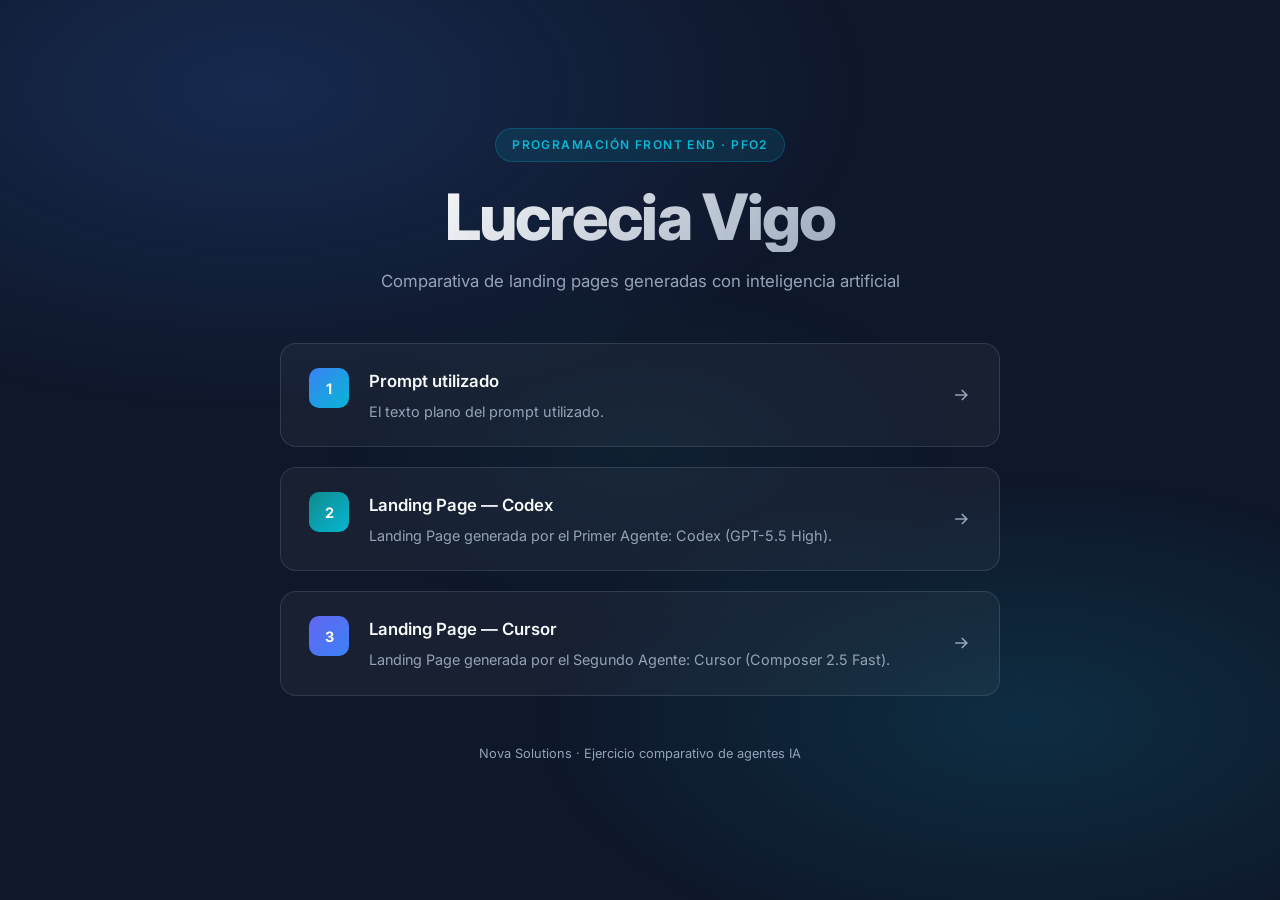
<file: index.html>
<!DOCTYPE html>
<html lang="es">
<head>
  <meta charset="UTF-8">
  <meta name="viewport" content="width=device-width, initial-scale=1.0">
  <meta name="description" content="Portada de Lucrecia Vigo — PFO2 Front End">
  <title>Lucrecia Vigo | Portada</title>
  <link rel="preconnect" href="https://fonts.googleapis.com">
  <link rel="preconnect" href="https://fonts.gstatic.com" crossorigin>
  <link href="https://fonts.googleapis.com/css2?family=Inter:wght@400;500;600;700;800&display=swap" rel="stylesheet">
  <link rel="stylesheet" href="portada.css">
</head>
<body>
  <main class="portada">
    <header class="portada__header">
      <p class="portada__badge">Programación Front End · PFO2</p>
      <h1 class="portada__nombre">Lucrecia Vigo</h1>
      <p class="portada__subtitulo">Comparativa de landing pages generadas con inteligencia artificial</p>
    </header>

    <nav class="portada__links" aria-label="Accesos directos">
      <a class="link-card" href="Prompt.txt" target="_blank" rel="noopener noreferrer">
        <span class="link-card__numero" aria-hidden="true">1</span>
        <div class="link-card__contenido">
          <h2 class="link-card__titulo">Prompt utilizado</h2>
          <p class="link-card__desc">El texto plano del prompt utilizado.</p>
        </div>
        <svg class="link-card__flecha" viewBox="0 0 24 24" fill="none" stroke="currentColor" stroke-width="2" aria-hidden="true">
          <path d="M5 12h14M13 6l6 6-6 6"/>
        </svg>
      </a>

      <a class="link-card" href="Codex/index.html">
        <span class="link-card__numero" aria-hidden="true">2</span>
        <div class="link-card__contenido">
          <h2 class="link-card__titulo">Landing Page — Codex</h2>
          <p class="link-card__desc">Landing Page generada por el Primer Agente: Codex (GPT-5.5 High).</p>
        </div>
        <svg class="link-card__flecha" viewBox="0 0 24 24" fill="none" stroke="currentColor" stroke-width="2" aria-hidden="true">
          <path d="M5 12h14M13 6l6 6-6 6"/>
        </svg>
      </a>

      <a class="link-card" href="Cursor/index.html">
        <span class="link-card__numero" aria-hidden="true">3</span>
        <div class="link-card__contenido">
          <h2 class="link-card__titulo">Landing Page — Cursor</h2>
          <p class="link-card__desc">Landing Page generada por el Segundo Agente: Cursor (Composer 2.5 Fast).</p>
        </div>
        <svg class="link-card__flecha" viewBox="0 0 24 24" fill="none" stroke="currentColor" stroke-width="2" aria-hidden="true">
          <path d="M5 12h14M13 6l6 6-6 6"/>
        </svg>
      </a>
    </nav>

    <footer class="portada__footer">
      <p>Nova Solutions · Ejercicio comparativo de agentes IA</p>
    </footer>
  </main>
</body>
</html>
</file>
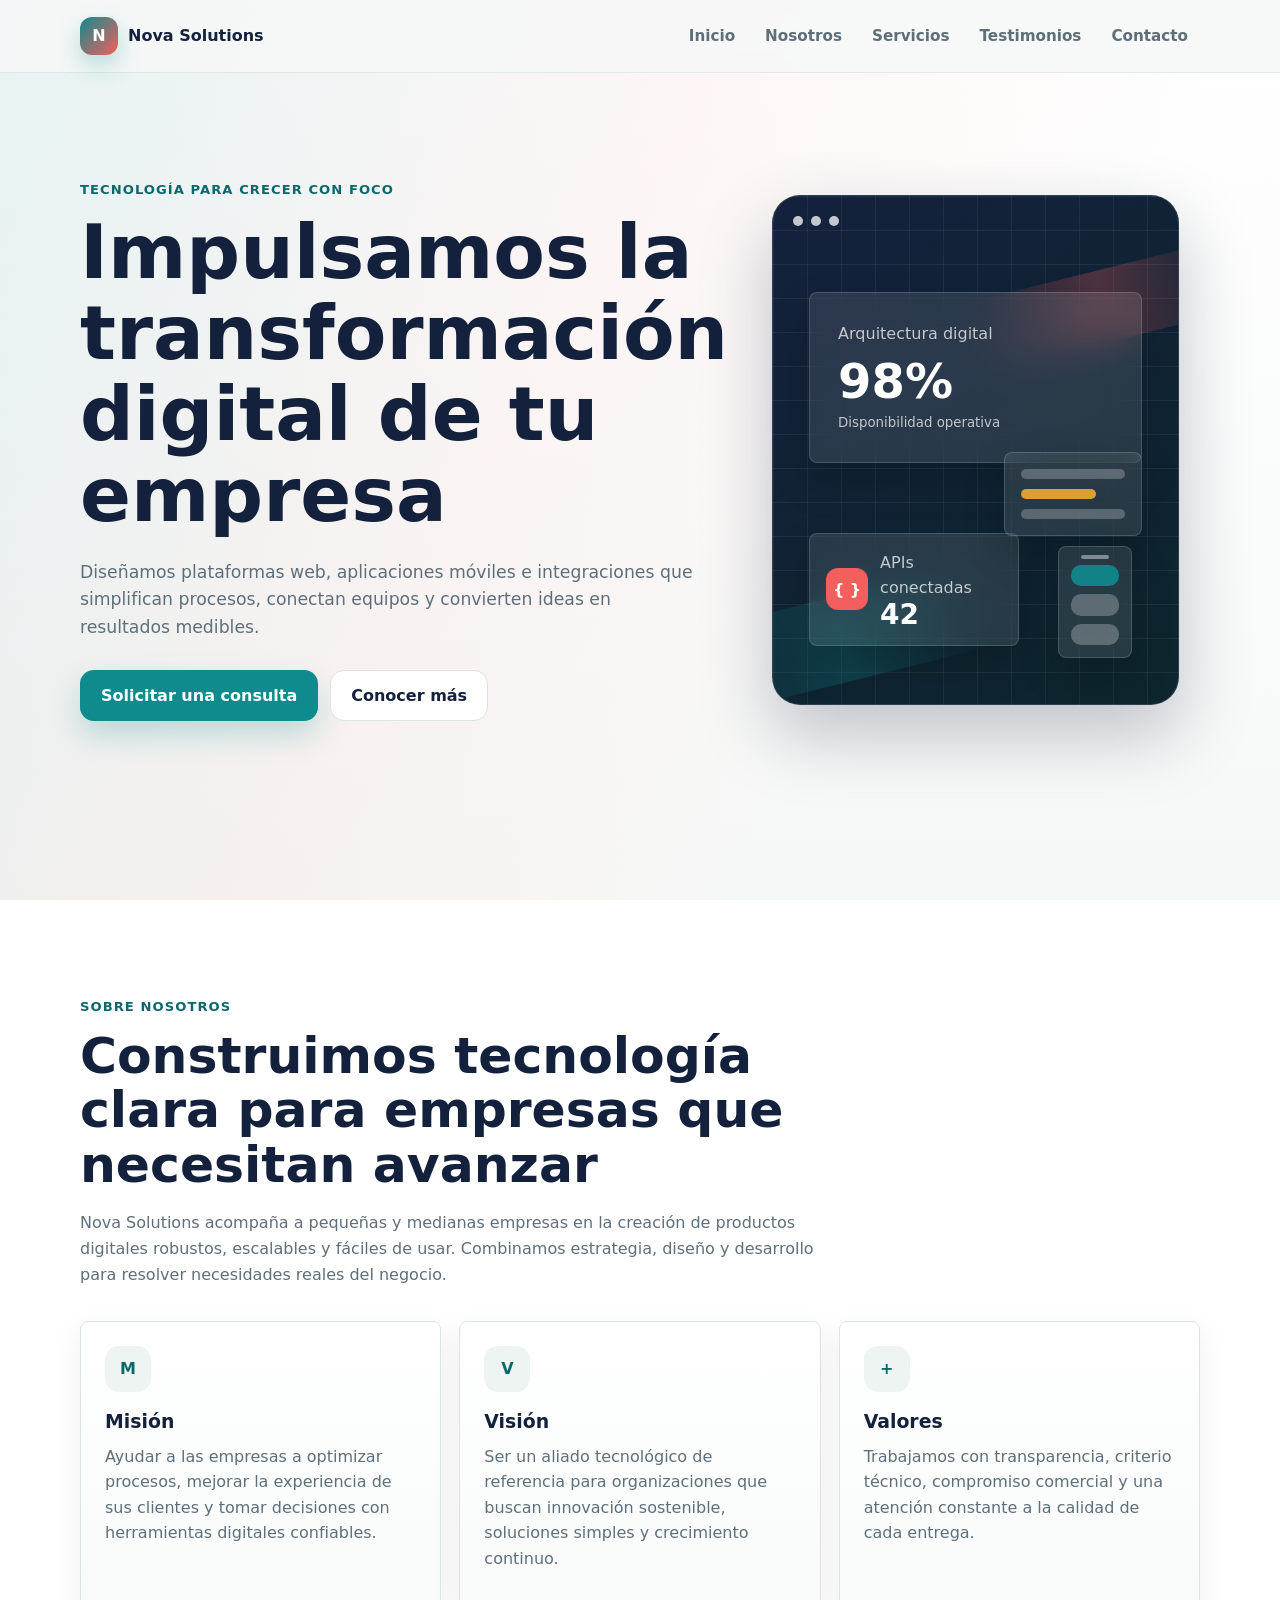
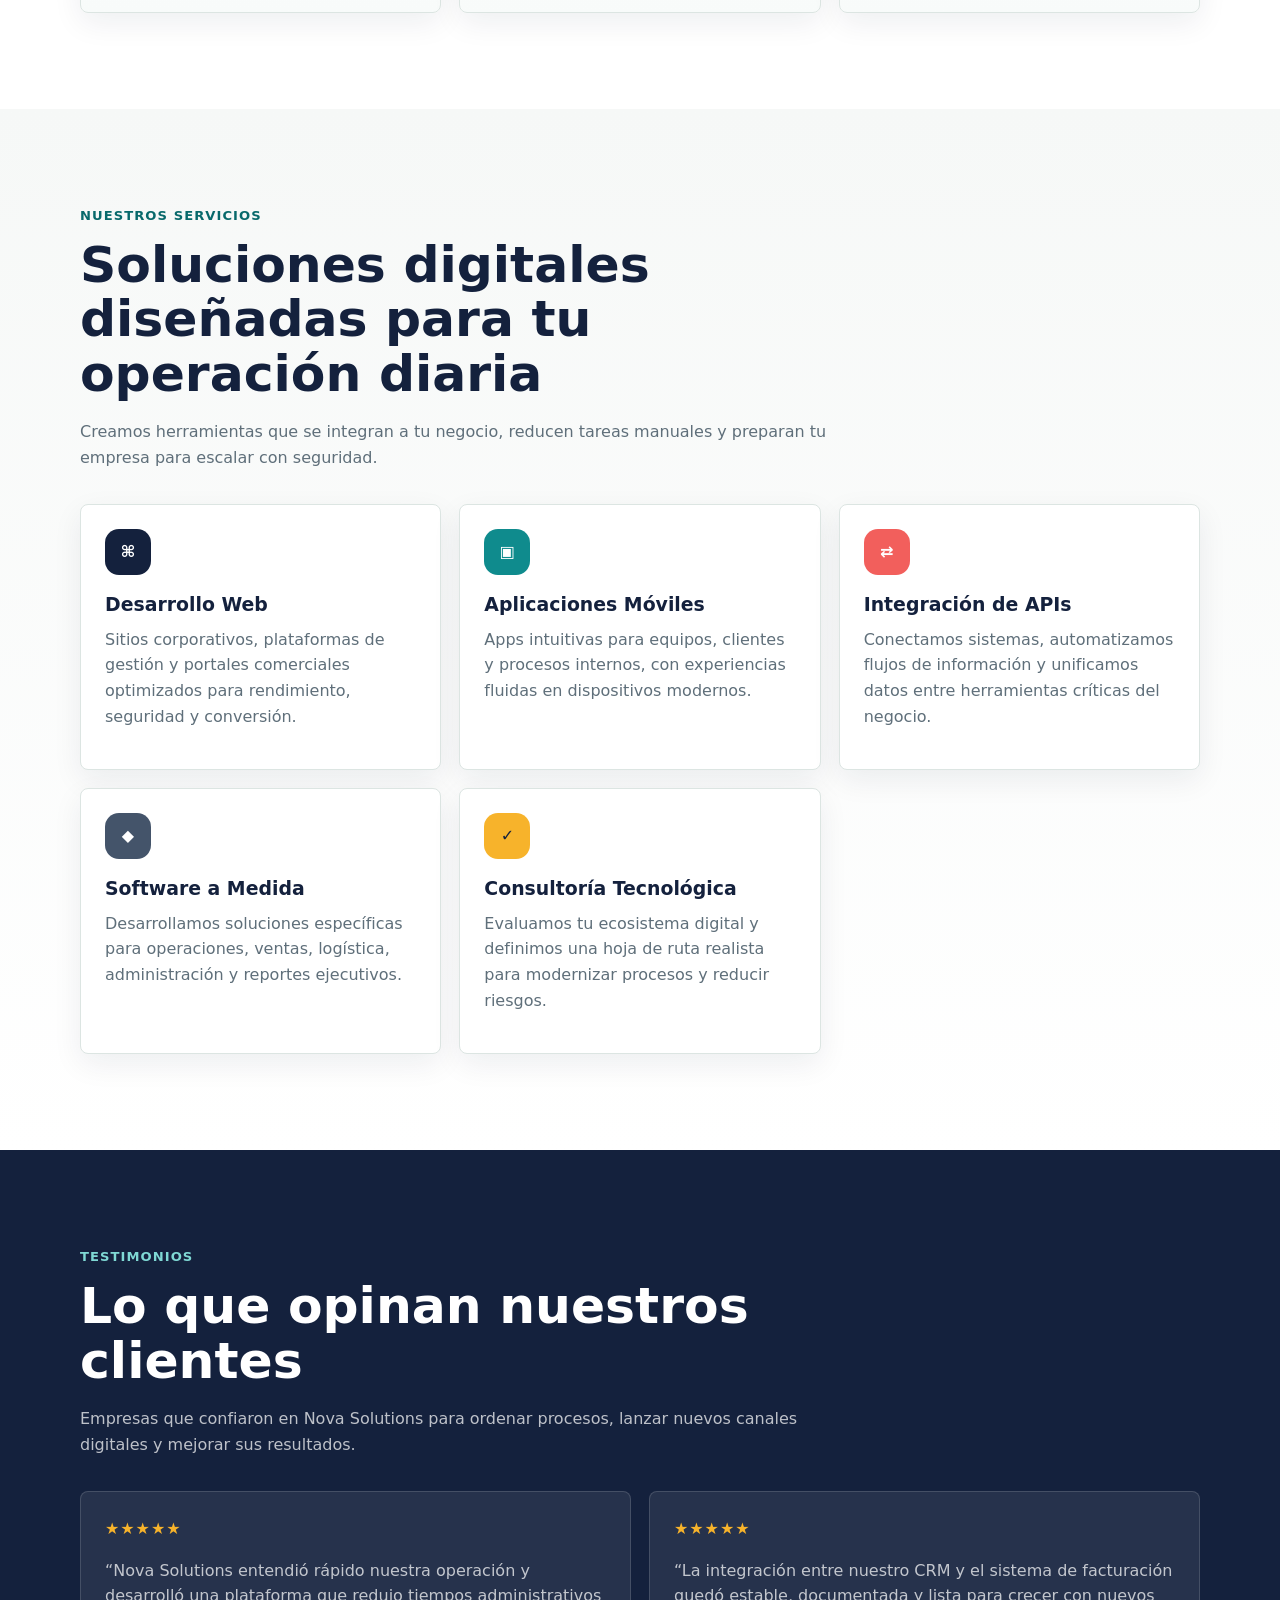
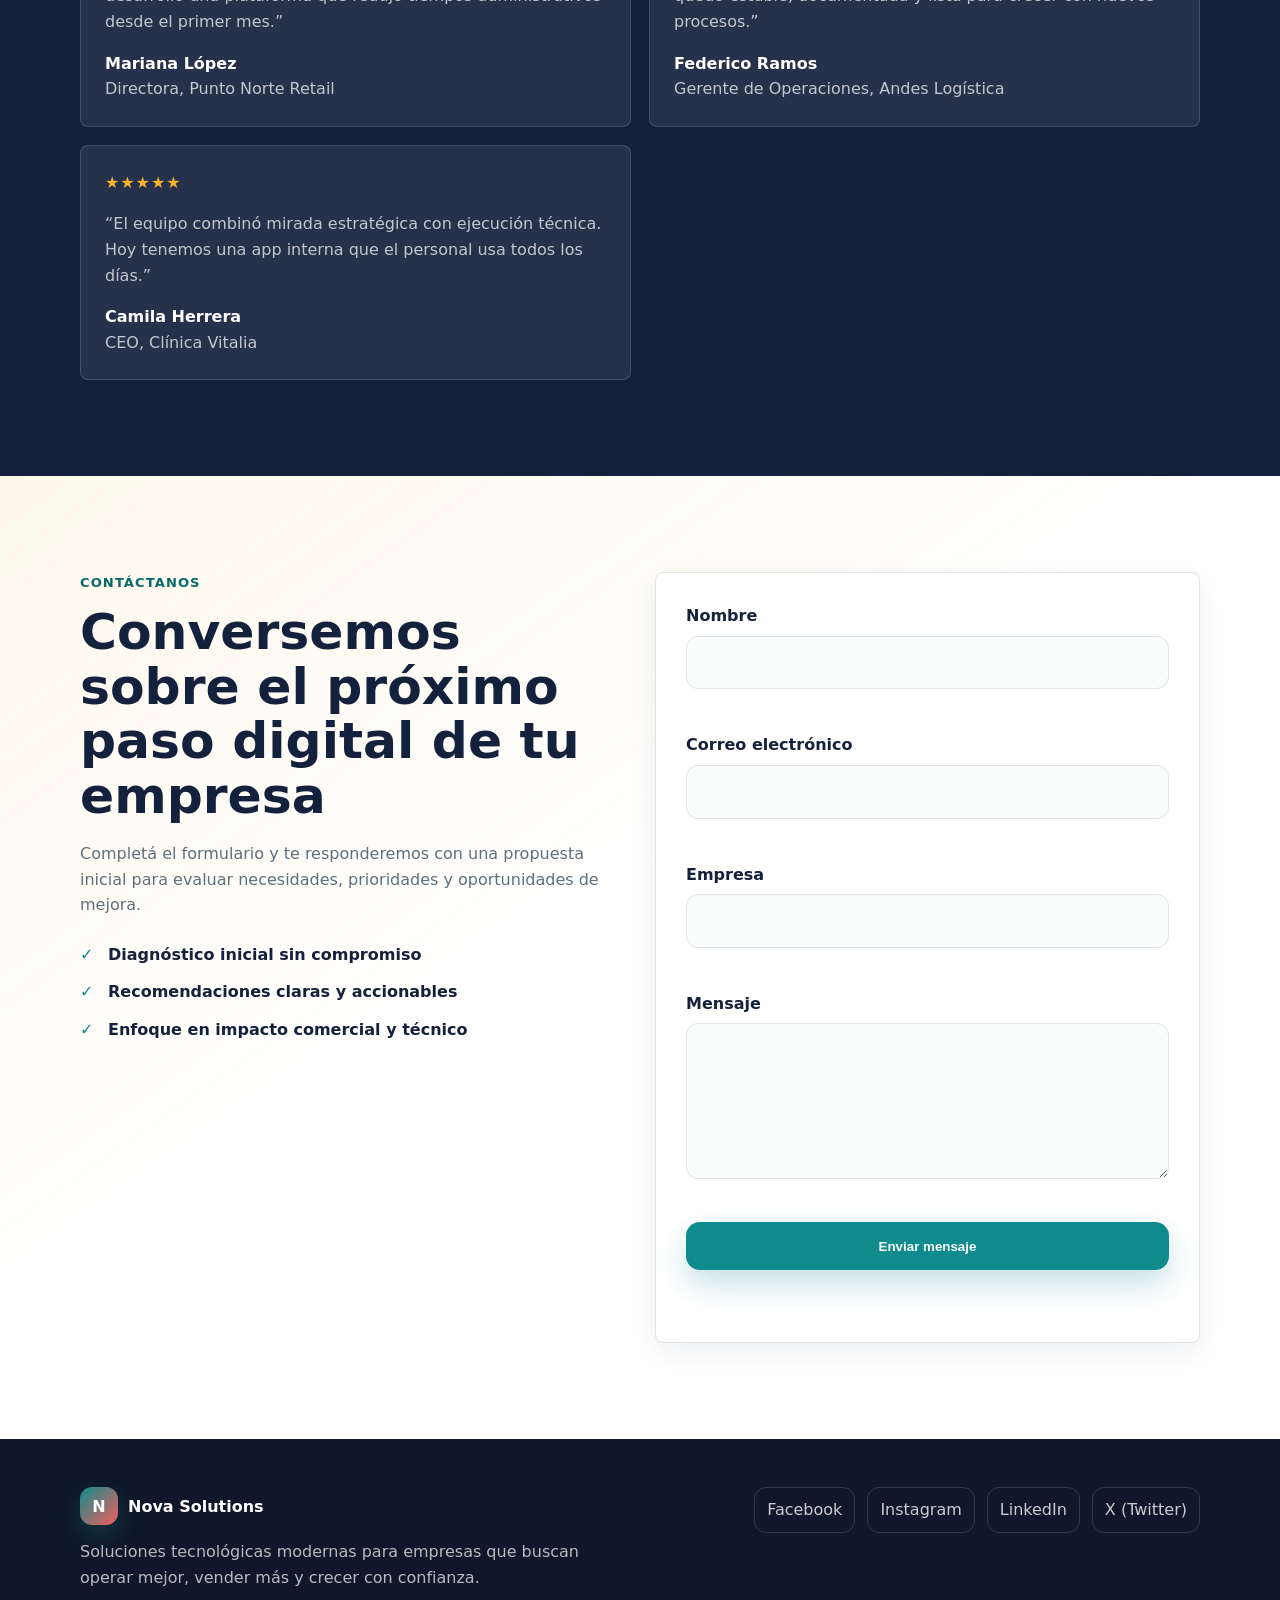
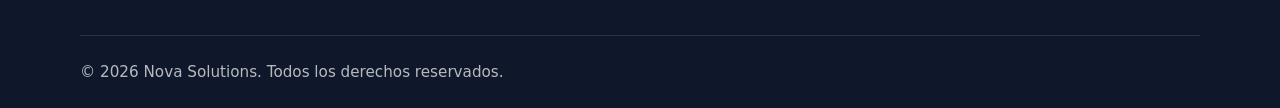
<file: Codex/index.html>
<!DOCTYPE html>
<html lang="es">
<head>
  <meta charset="UTF-8">
  <meta name="viewport" content="width=device-width, initial-scale=1.0">
  <meta name="description" content="Nova Solutions desarrolla soluciones tecnológicas para pequeñas y medianas empresas: desarrollo web, apps móviles, APIs, software a medida y consultoría.">
  <title>Nova Solutions | Soluciones tecnológicas para empresas</title>
  <link rel="stylesheet" href="style.css">
</head>
<body>
  <header class="site-header" id="inicio">
    <nav class="navbar container" aria-label="Navegación principal">
      <a class="brand" href="#inicio" aria-label="Nova Solutions, ir al inicio">
        <span class="brand-mark" aria-hidden="true">N</span>
        <span>Nova Solutions</span>
      </a>

      <button class="menu-toggle" type="button" aria-label="Abrir menú" aria-controls="main-menu" aria-expanded="false">
        <span></span>
        <span></span>
        <span></span>
      </button>

      <ul class="nav-menu" id="main-menu">
        <li><a href="#inicio">Inicio</a></li>
        <li><a href="#nosotros">Nosotros</a></li>
        <li><a href="#servicios">Servicios</a></li>
        <li><a href="#testimonios">Testimonios</a></li>
        <li><a href="#contacto">Contacto</a></li>
      </ul>
    </nav>
  </header>

  <main>
    <section class="hero section-pad" aria-labelledby="hero-title">
      <div class="container hero-grid">
        <div class="hero-content">
          <p class="eyebrow">Tecnología para crecer con foco</p>
          <h1 id="hero-title">Impulsamos la transformación digital de tu empresa</h1>
          <p class="hero-text">Diseñamos plataformas web, aplicaciones móviles e integraciones que simplifican procesos, conectan equipos y convierten ideas en resultados medibles.</p>
          <div class="hero-actions" aria-label="Acciones principales">
            <a class="btn btn-primary" href="#contacto">Solicitar una consulta</a>
            <a class="btn btn-secondary" href="#nosotros">Conocer más</a>
          </div>
        </div>

        <div class="hero-visual" role="img" aria-label="Ilustración de un panel tecnológico con métricas, conexiones y soluciones digitales">
          <div class="visual-shell">
            <div class="visual-topbar">
              <span></span>
              <span></span>
              <span></span>
            </div>
            <div class="visual-card visual-card-main">
              <p>Arquitectura digital</p>
              <strong>98%</strong>
              <small>Disponibilidad operativa</small>
            </div>
            <div class="visual-card visual-card-api">
              <span class="mini-icon">{ }</span>
              <div>
                <p>APIs conectadas</p>
                <strong>42</strong>
              </div>
            </div>
            <div class="visual-card visual-card-flow">
              <span></span>
              <span></span>
              <span></span>
            </div>
            <div class="visual-card visual-card-mobile">
              <div class="phone-notch"></div>
              <span></span>
              <span></span>
              <span></span>
            </div>
          </div>
        </div>
      </div>
    </section>

    <section class="about section-pad" id="nosotros" aria-labelledby="about-title">
      <div class="container">
        <div class="section-heading">
          <p class="eyebrow">Sobre Nosotros</p>
          <h2 id="about-title">Construimos tecnología clara para empresas que necesitan avanzar</h2>
          <p>Nova Solutions acompaña a pequeñas y medianas empresas en la creación de productos digitales robustos, escalables y fáciles de usar. Combinamos estrategia, diseño y desarrollo para resolver necesidades reales del negocio.</p>
        </div>

        <div class="about-grid">
          <article class="info-card">
            <span class="card-icon" aria-hidden="true">M</span>
            <h3>Misión</h3>
            <p>Ayudar a las empresas a optimizar procesos, mejorar la experiencia de sus clientes y tomar decisiones con herramientas digitales confiables.</p>
          </article>
          <article class="info-card">
            <span class="card-icon" aria-hidden="true">V</span>
            <h3>Visión</h3>
            <p>Ser un aliado tecnológico de referencia para organizaciones que buscan innovación sostenible, soluciones simples y crecimiento continuo.</p>
          </article>
          <article class="info-card">
            <span class="card-icon" aria-hidden="true">+</span>
            <h3>Valores</h3>
            <p>Trabajamos con transparencia, criterio técnico, compromiso comercial y una atención constante a la calidad de cada entrega.</p>
          </article>
        </div>
      </div>
    </section>

    <section class="services section-pad" id="servicios" aria-labelledby="services-title">
      <div class="container">
        <div class="section-heading">
          <p class="eyebrow">Nuestros Servicios</p>
          <h2 id="services-title">Soluciones digitales diseñadas para tu operación diaria</h2>
          <p>Creamos herramientas que se integran a tu negocio, reducen tareas manuales y preparan tu empresa para escalar con seguridad.</p>
        </div>

        <div class="services-grid">
          <article class="service-card">
            <span class="service-icon" aria-hidden="true">⌘</span>
            <h3>Desarrollo Web</h3>
            <p>Sitios corporativos, plataformas de gestión y portales comerciales optimizados para rendimiento, seguridad y conversión.</p>
          </article>
          <article class="service-card">
            <span class="service-icon" aria-hidden="true">▣</span>
            <h3>Aplicaciones Móviles</h3>
            <p>Apps intuitivas para equipos, clientes y procesos internos, con experiencias fluidas en dispositivos modernos.</p>
          </article>
          <article class="service-card">
            <span class="service-icon" aria-hidden="true">⇄</span>
            <h3>Integración de APIs</h3>
            <p>Conectamos sistemas, automatizamos flujos de información y unificamos datos entre herramientas críticas del negocio.</p>
          </article>
          <article class="service-card">
            <span class="service-icon" aria-hidden="true">◆</span>
            <h3>Software a Medida</h3>
            <p>Desarrollamos soluciones específicas para operaciones, ventas, logística, administración y reportes ejecutivos.</p>
          </article>
          <article class="service-card">
            <span class="service-icon" aria-hidden="true">✓</span>
            <h3>Consultoría Tecnológica</h3>
            <p>Evaluamos tu ecosistema digital y definimos una hoja de ruta realista para modernizar procesos y reducir riesgos.</p>
          </article>
        </div>
      </div>
    </section>

    <section class="testimonials section-pad" id="testimonios" aria-labelledby="testimonials-title">
      <div class="container">
        <div class="section-heading">
          <p class="eyebrow">Testimonios</p>
          <h2 id="testimonials-title">Lo que opinan nuestros clientes</h2>
          <p>Empresas que confiaron en Nova Solutions para ordenar procesos, lanzar nuevos canales digitales y mejorar sus resultados.</p>
        </div>

        <div class="testimonials-grid">
          <article class="testimonial-card">
            <div class="rating" aria-label="Calificación: cinco estrellas">★★★★★</div>
            <p>“Nova Solutions entendió rápido nuestra operación y desarrolló una plataforma que redujo tiempos administrativos desde el primer mes.”</p>
            <div>
              <strong>Mariana López</strong>
              <span>Directora, Punto Norte Retail</span>
            </div>
          </article>
          <article class="testimonial-card">
            <div class="rating" aria-label="Calificación: cinco estrellas">★★★★★</div>
            <p>“La integración entre nuestro CRM y el sistema de facturación quedó estable, documentada y lista para crecer con nuevos procesos.”</p>
            <div>
              <strong>Federico Ramos</strong>
              <span>Gerente de Operaciones, Andes Logística</span>
            </div>
          </article>
          <article class="testimonial-card">
            <div class="rating" aria-label="Calificación: cinco estrellas">★★★★★</div>
            <p>“El equipo combinó mirada estratégica con ejecución técnica. Hoy tenemos una app interna que el personal usa todos los días.”</p>
            <div>
              <strong>Camila Herrera</strong>
              <span>CEO, Clínica Vitalia</span>
            </div>
          </article>
        </div>
      </div>
    </section>

    <section class="contact section-pad" id="contacto" aria-labelledby="contact-title">
      <div class="container contact-grid">
        <div class="contact-copy">
          <p class="eyebrow">Contáctanos</p>
          <h2 id="contact-title">Conversemos sobre el próximo paso digital de tu empresa</h2>
          <p>Completá el formulario y te responderemos con una propuesta inicial para evaluar necesidades, prioridades y oportunidades de mejora.</p>
          <ul class="contact-list" aria-label="Beneficios de la consulta">
            <li>Diagnóstico inicial sin compromiso</li>
            <li>Recomendaciones claras y accionables</li>
            <li>Enfoque en impacto comercial y técnico</li>
          </ul>
        </div>

        <form class="contact-form" id="contact-form" novalidate>
          <div class="form-field">
            <label for="name">Nombre</label>
            <input type="text" id="name" name="name" autocomplete="name" required>
            <small class="error-message" aria-live="polite"></small>
          </div>
          <div class="form-field">
            <label for="email">Correo electrónico</label>
            <input type="email" id="email" name="email" autocomplete="email" required>
            <small class="error-message" aria-live="polite"></small>
          </div>
          <div class="form-field">
            <label for="company">Empresa</label>
            <input type="text" id="company" name="company" autocomplete="organization" required>
            <small class="error-message" aria-live="polite"></small>
          </div>
          <div class="form-field">
            <label for="message">Mensaje</label>
            <textarea id="message" name="message" rows="5" required></textarea>
            <small class="error-message" aria-live="polite"></small>
          </div>
          <button class="btn btn-primary form-button" type="submit">Enviar mensaje</button>
          <p class="form-status" id="form-status" role="status" aria-live="polite"></p>
        </form>
      </div>
    </section>
  </main>

  <footer class="site-footer">
    <div class="container footer-grid">
      <div>
        <a class="brand footer-brand" href="#inicio" aria-label="Nova Solutions, ir al inicio">
          <span class="brand-mark" aria-hidden="true">N</span>
          <span>Nova Solutions</span>
        </a>
        <p>Soluciones tecnológicas modernas para empresas que buscan operar mejor, vender más y crecer con confianza.</p>
      </div>
      <div class="footer-links" aria-label="Redes sociales">
        <a href="https://www.facebook.com/" target="_blank" rel="noopener noreferrer">Facebook</a>
        <a href="https://www.instagram.com/" target="_blank" rel="noopener noreferrer">Instagram</a>
        <a href="https://www.linkedin.com/" target="_blank" rel="noopener noreferrer">LinkedIn</a>
        <a href="https://x.com/" target="_blank" rel="noopener noreferrer">X (Twitter)</a>
      </div>
    </div>
    <div class="container copyright">
      <p>© <span id="current-year"></span> Nova Solutions. Todos los derechos reservados.</p>
    </div>
  </footer>

  <script src="script.js"></script>
</body>
</html>
</file>
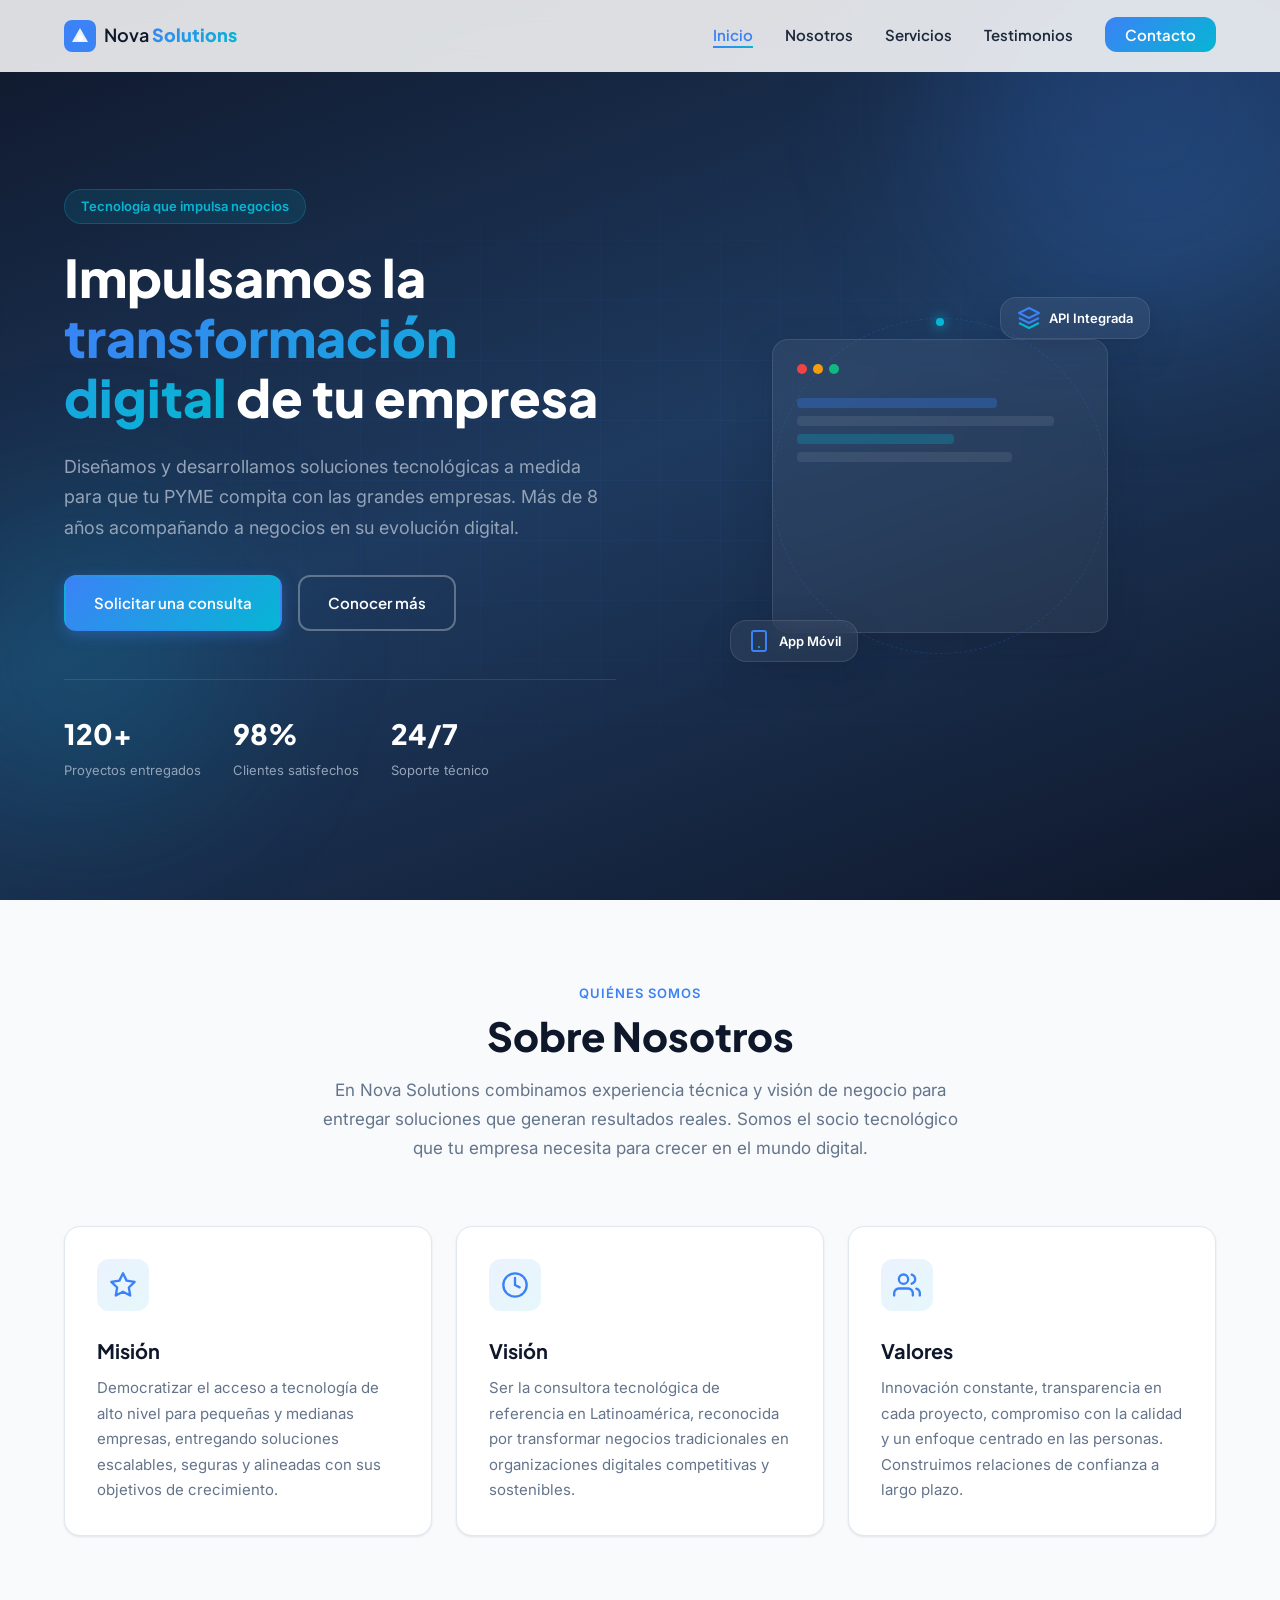
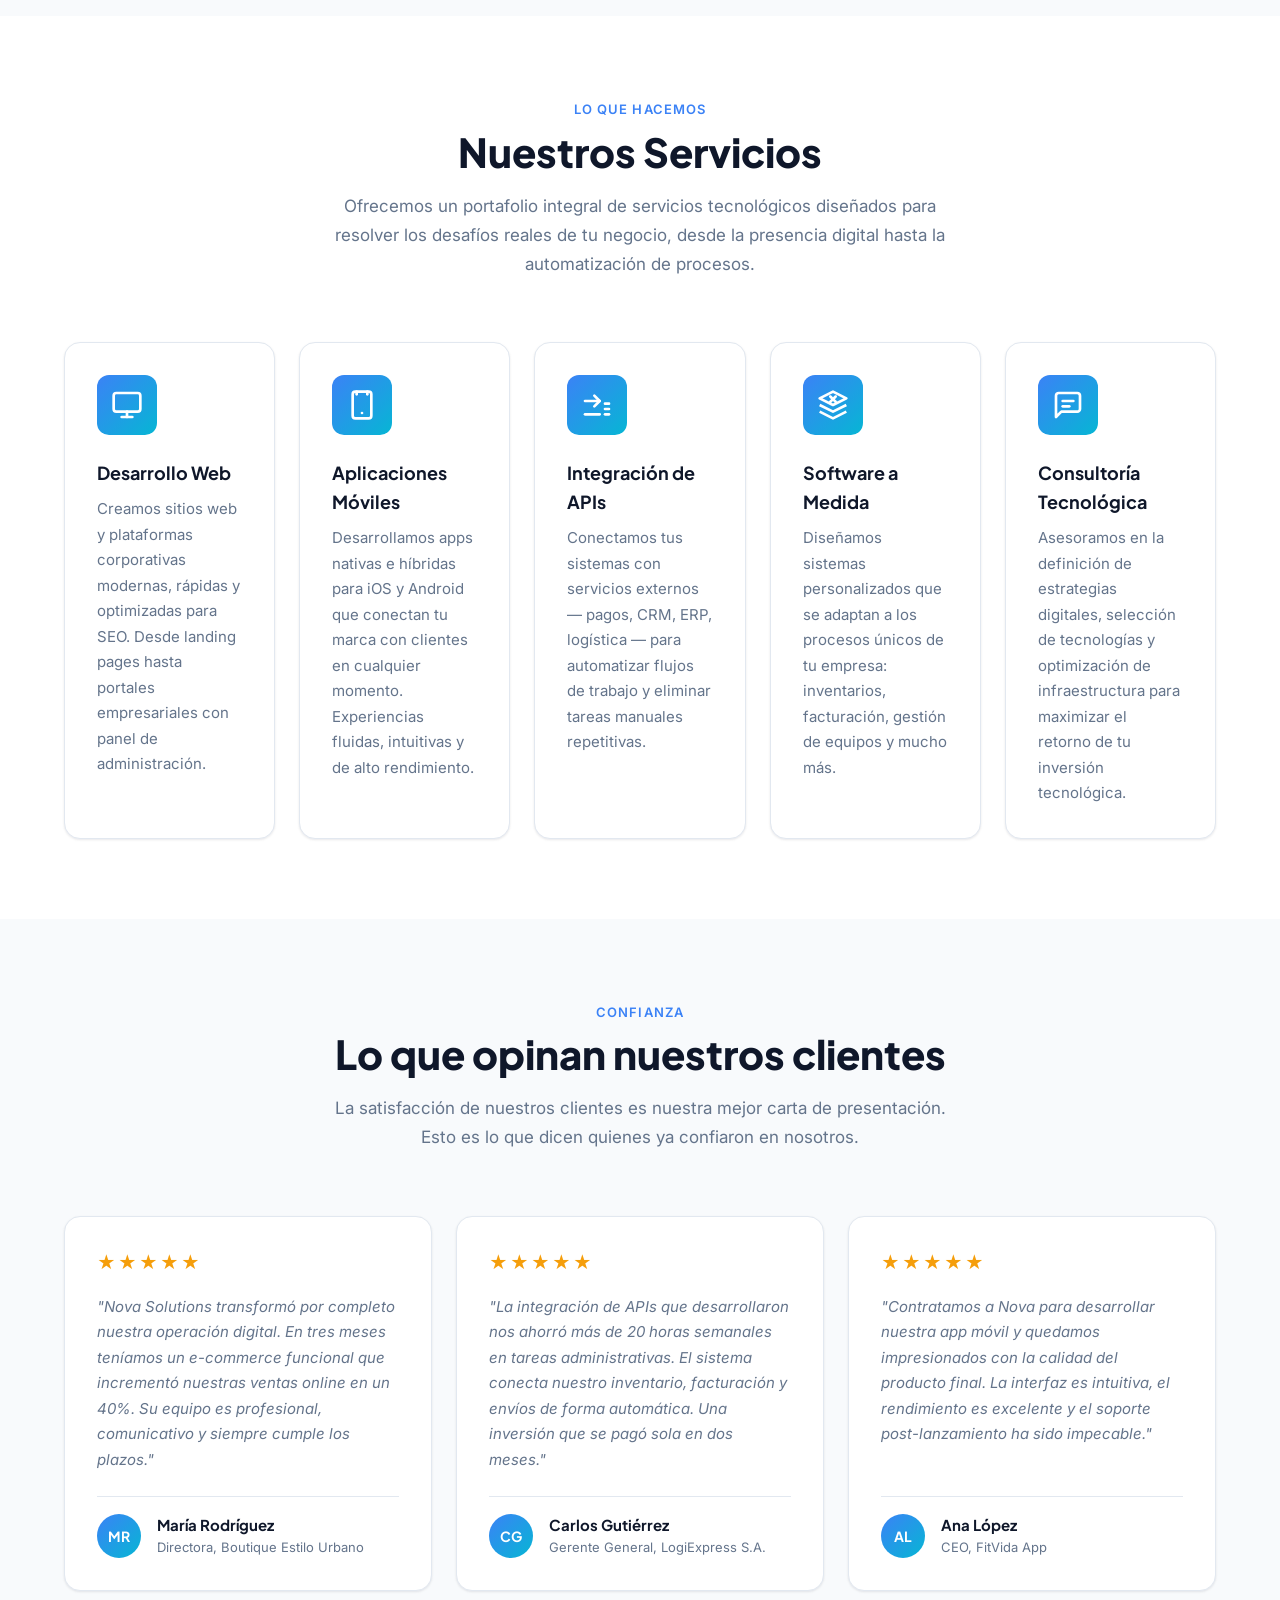
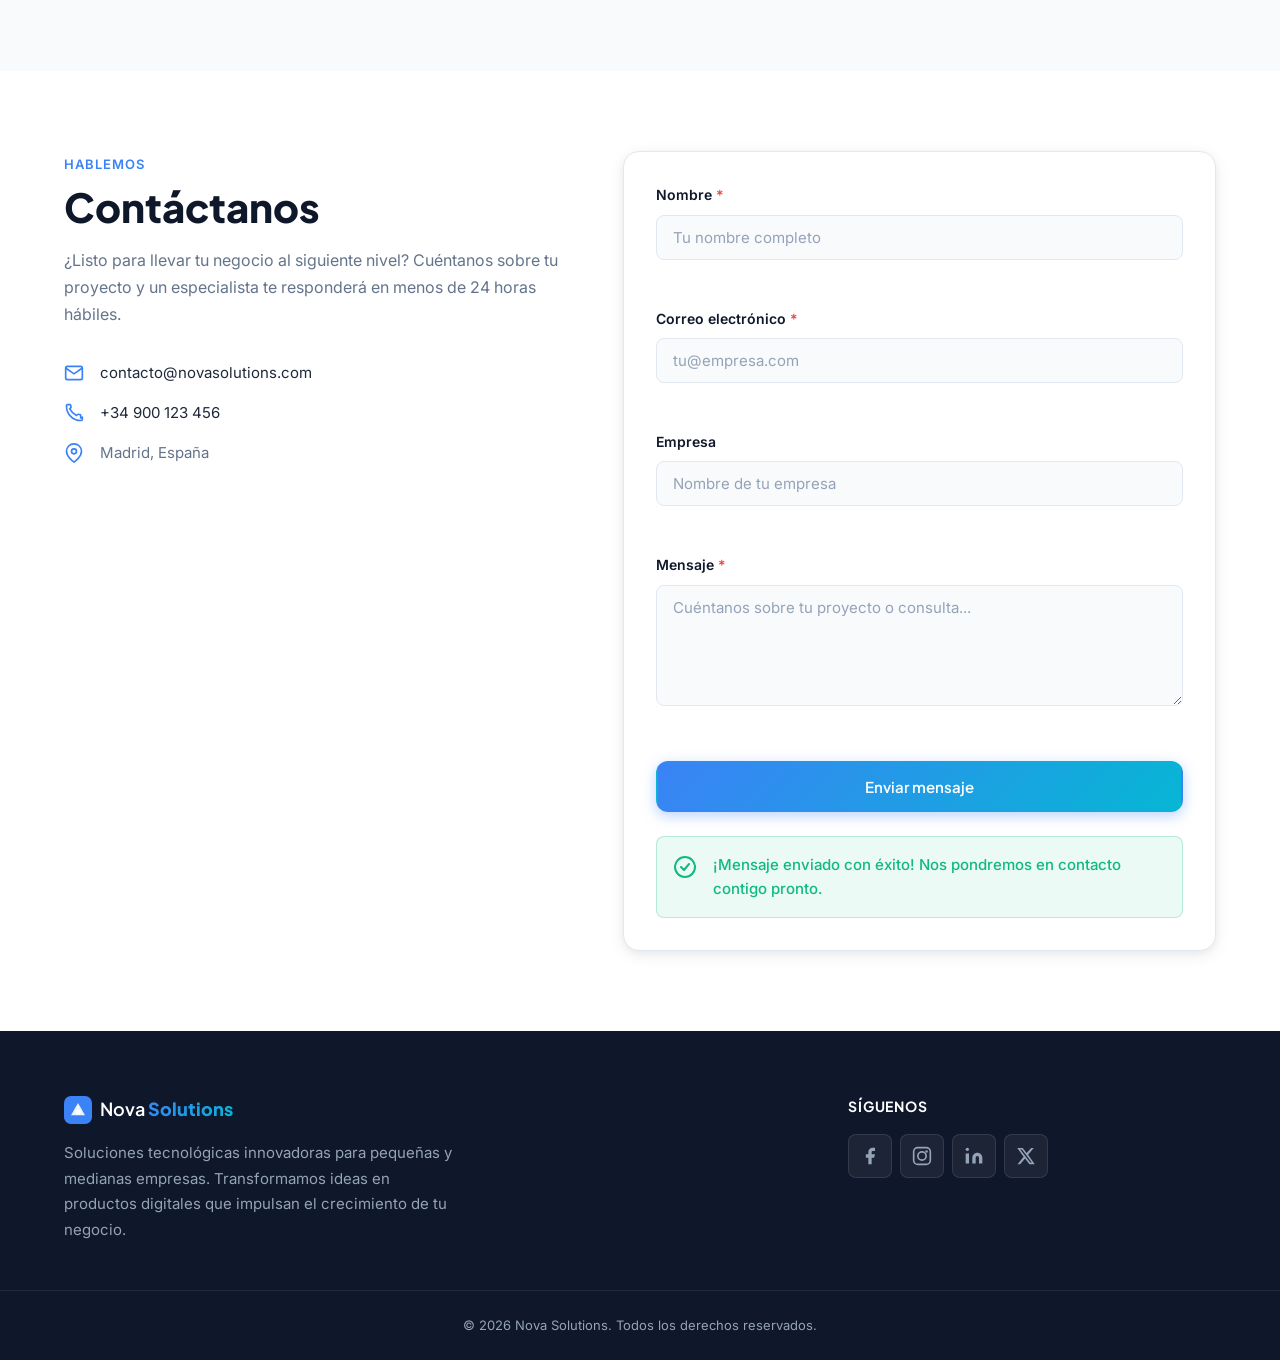
<file: Cursor/index.html>
<!DOCTYPE html>
<html lang="es">
<head>
  <meta charset="UTF-8">
  <meta name="viewport" content="width=device-width, initial-scale=1.0">
  <meta name="description" content="Nova Solutions — Soluciones tecnológicas para pequeñas y medianas empresas. Desarrollo web, apps móviles, APIs y consultoría.">
  <title>Nova Solutions | Transformación Digital para tu Empresa</title>
  <link rel="preconnect" href="https://fonts.googleapis.com">
  <link rel="preconnect" href="https://fonts.gstatic.com" crossorigin>
  <link href="https://fonts.googleapis.com/css2?family=Inter:wght@400;500;600;700;800&family=Plus+Jakarta+Sans:wght@600;700;800&display=swap" rel="stylesheet">
  <link rel="stylesheet" href="style.css">
</head>
<body>

  <!-- Header -->
  <header class="header" id="header">
    <div class="container header__inner">
      <a href="#inicio" class="logo" aria-label="Nova Solutions — Inicio">
        <span class="logo__icon" aria-hidden="true">
          <svg width="32" height="32" viewBox="0 0 32 32" fill="none" xmlns="http://www.w3.org/2000/svg">
            <rect width="32" height="32" rx="8" fill="url(#logoGrad)"/>
            <path d="M8 22L16 8L24 22H8Z" fill="white" fill-opacity="0.9"/>
            <circle cx="16" cy="18" r="3" fill="white"/>
            <defs>
              <linearGradient id="logoGrad" x1="0" y1="0" x2="32" y2="32">
                <stop stop-color="#3B82F6"/>
                <stop offset="1" stop-color="#06B6D4"/>
              </linearGradient>
            </defs>
          </svg>
        </span>
        <span class="logo__text">Nova <strong>Solutions</strong></span>
      </a>

      <button class="nav-toggle" id="navToggle" aria-label="Abrir menú de navegación" aria-expanded="false" aria-controls="navMenu">
        <span class="nav-toggle__bar"></span>
        <span class="nav-toggle__bar"></span>
        <span class="nav-toggle__bar"></span>
      </button>

      <nav class="nav" id="navMenu" aria-label="Navegación principal">
        <ul class="nav__list">
          <li><a href="#inicio" class="nav__link">Inicio</a></li>
          <li><a href="#nosotros" class="nav__link">Nosotros</a></li>
          <li><a href="#servicios" class="nav__link">Servicios</a></li>
          <li><a href="#testimonios" class="nav__link">Testimonios</a></li>
          <li><a href="#contacto" class="nav__link nav__link--cta">Contacto</a></li>
        </ul>
      </nav>
    </div>
  </header>

  <main>

    <!-- Hero -->
    <section class="hero" id="inicio" aria-labelledby="hero-title">
      <div class="hero__bg" aria-hidden="true">
        <div class="hero__grid"></div>
        <div class="hero__glow hero__glow--1"></div>
        <div class="hero__glow hero__glow--2"></div>
      </div>
      <div class="container hero__inner">
        <div class="hero__content">
          <span class="hero__badge">Tecnología que impulsa negocios</span>
          <h1 class="hero__title" id="hero-title">
            Impulsamos la <span class="text-gradient">transformación digital</span> de tu empresa
          </h1>
          <p class="hero__subtitle">
            Diseñamos y desarrollamos soluciones tecnológicas a medida para que tu PYME compita con las grandes empresas. Más de 8 años acompañando a negocios en su evolución digital.
          </p>
          <div class="hero__actions">
            <a href="#contacto" class="btn btn--primary">Solicitar una consulta</a>
            <a href="#servicios" class="btn btn--secondary">Conocer más</a>
          </div>
          <div class="hero__stats">
            <div class="hero__stat">
              <span class="hero__stat-number">120+</span>
              <span class="hero__stat-label">Proyectos entregados</span>
            </div>
            <div class="hero__stat">
              <span class="hero__stat-number">98%</span>
              <span class="hero__stat-label">Clientes satisfechos</span>
            </div>
            <div class="hero__stat">
              <span class="hero__stat-number">24/7</span>
              <span class="hero__stat-label">Soporte técnico</span>
            </div>
          </div>
        </div>
        <div class="hero__visual" aria-hidden="true">
          <div class="hero__illustration">
            <div class="hero__card hero__card--main">
              <div class="hero__card-header">
                <span class="hero__card-dot hero__card-dot--red"></span>
                <span class="hero__card-dot hero__card-dot--yellow"></span>
                <span class="hero__card-dot hero__card-dot--green"></span>
              </div>
              <div class="hero__card-body">
                <div class="hero__code-line hero__code-line--1"></div>
                <div class="hero__code-line hero__code-line--2"></div>
                <div class="hero__code-line hero__code-line--3"></div>
                <div class="hero__code-line hero__code-line--4"></div>
              </div>
            </div>
            <div class="hero__card hero__card--float hero__card--top">
              <svg width="24" height="24" viewBox="0 0 24 24" fill="none" aria-hidden="true">
                <path d="M12 2L2 7L12 12L22 7L12 2Z" stroke="#3B82F6" stroke-width="2" stroke-linejoin="round"/>
                <path d="M2 17L12 22L22 17" stroke="#06B6D4" stroke-width="2" stroke-linejoin="round"/>
                <path d="M2 12L12 17L22 12" stroke="#3B82F6" stroke-width="2" stroke-linejoin="round"/>
              </svg>
              <span>API Integrada</span>
            </div>
            <div class="hero__card hero__card--float hero__card--bottom">
              <svg width="24" height="24" viewBox="0 0 24 24" fill="none" aria-hidden="true">
                <rect x="5" y="2" width="14" height="20" rx="2" stroke="#3B82F6" stroke-width="2"/>
                <line x1="12" y1="18" x2="12" y2="18.01" stroke="#06B6D4" stroke-width="2" stroke-linecap="round"/>
              </svg>
              <span>App Móvil</span>
            </div>
            <div class="hero__orbit">
              <div class="hero__orbit-ring"></div>
              <div class="hero__orbit-dot"></div>
            </div>
          </div>
        </div>
      </div>
    </section>

    <!-- Sobre Nosotros -->
    <section class="section about" id="nosotros" aria-labelledby="about-title">
      <div class="container">
        <div class="section__header">
          <span class="section__eyebrow">Quiénes somos</span>
          <h2 class="section__title" id="about-title">Sobre Nosotros</h2>
          <p class="section__description">
            En Nova Solutions combinamos experiencia técnica y visión de negocio para entregar soluciones que generan resultados reales. Somos el socio tecnológico que tu empresa necesita para crecer en el mundo digital.
          </p>
        </div>
        <div class="about__grid">
          <article class="about__card">
            <div class="about__card-icon" aria-hidden="true">
              <svg width="28" height="28" viewBox="0 0 24 24" fill="none">
                <path d="M12 2L15.09 8.26L22 9.27L17 14.14L18.18 21.02L12 17.77L5.82 21.02L7 14.14L2 9.27L8.91 8.26L12 2Z" stroke="currentColor" stroke-width="2" stroke-linejoin="round"/>
              </svg>
            </div>
            <h3 class="about__card-title">Misión</h3>
            <p class="about__card-text">
              Democratizar el acceso a tecnología de alto nivel para pequeñas y medianas empresas, entregando soluciones escalables, seguras y alineadas con sus objetivos de crecimiento.
            </p>
          </article>
          <article class="about__card">
            <div class="about__card-icon" aria-hidden="true">
              <svg width="28" height="28" viewBox="0 0 24 24" fill="none">
                <circle cx="12" cy="12" r="10" stroke="currentColor" stroke-width="2"/>
                <path d="M12 6V12L16 14" stroke="currentColor" stroke-width="2" stroke-linecap="round"/>
              </svg>
            </div>
            <h3 class="about__card-title">Visión</h3>
            <p class="about__card-text">
              Ser la consultora tecnológica de referencia en Latinoamérica, reconocida por transformar negocios tradicionales en organizaciones digitales competitivas y sostenibles.
            </p>
          </article>
          <article class="about__card">
            <div class="about__card-icon" aria-hidden="true">
              <svg width="28" height="28" viewBox="0 0 24 24" fill="none">
                <path d="M17 21V19C17 17.9391 16.5786 16.9217 15.8284 16.1716C15.0783 15.4214 14.0609 15 13 15H5C3.93913 15 2.92172 15.4214 2.17157 16.1716C1.42143 16.9217 1 17.9391 1 19V21" stroke="currentColor" stroke-width="2" stroke-linecap="round"/>
                <circle cx="9" cy="7" r="4" stroke="currentColor" stroke-width="2"/>
                <path d="M23 21V19C22.9993 18.1137 22.7044 17.2528 22.1614 16.5523C21.6184 15.8519 20.8581 15.3516 20 15.13" stroke="currentColor" stroke-width="2" stroke-linecap="round"/>
                <path d="M16 3.13C16.8604 3.35031 17.623 3.85071 18.1675 4.55232C18.712 5.25392 19.0078 6.11683 19.0078 7.005C19.0078 7.89318 18.712 8.75608 18.1675 9.45769C17.623 10.1593 16.8604 10.6597 16 10.88" stroke="currentColor" stroke-width="2" stroke-linecap="round"/>
              </svg>
            </div>
            <h3 class="about__card-title">Valores</h3>
            <p class="about__card-text">
              Innovación constante, transparencia en cada proyecto, compromiso con la calidad y un enfoque centrado en las personas. Construimos relaciones de confianza a largo plazo.
            </p>
          </article>
        </div>
      </div>
    </section>

    <!-- Servicios -->
    <section class="section services" id="servicios" aria-labelledby="services-title">
      <div class="container">
        <div class="section__header">
          <span class="section__eyebrow">Lo que hacemos</span>
          <h2 class="section__title" id="services-title">Nuestros Servicios</h2>
          <p class="section__description">
            Ofrecemos un portafolio integral de servicios tecnológicos diseñados para resolver los desafíos reales de tu negocio, desde la presencia digital hasta la automatización de procesos.
          </p>
        </div>
        <div class="services__grid">

          <article class="service-card">
            <div class="service-card__icon" aria-hidden="true">
              <svg width="32" height="32" viewBox="0 0 24 24" fill="none">
                <rect x="2" y="3" width="20" height="14" rx="2" stroke="currentColor" stroke-width="2"/>
                <line x1="8" y1="21" x2="16" y2="21" stroke="currentColor" stroke-width="2" stroke-linecap="round"/>
                <line x1="12" y1="17" x2="12" y2="21" stroke="currentColor" stroke-width="2" stroke-linecap="round"/>
              </svg>
            </div>
            <h3 class="service-card__title">Desarrollo Web</h3>
            <p class="service-card__text">
              Creamos sitios web y plataformas corporativas modernas, rápidas y optimizadas para SEO. Desde landing pages hasta portales empresariales con panel de administración.
            </p>
          </article>

          <article class="service-card">
            <div class="service-card__icon" aria-hidden="true">
              <svg width="32" height="32" viewBox="0 0 24 24" fill="none">
                <rect x="5" y="2" width="14" height="20" rx="2" stroke="currentColor" stroke-width="2"/>
                <line x1="12" y1="18" x2="12.01" y2="18" stroke="currentColor" stroke-width="2" stroke-linecap="round"/>
                <line x1="8" y1="2" x2="8" y2="4" stroke="currentColor" stroke-width="2" stroke-linecap="round"/>
                <line x1="16" y1="2" x2="16" y2="4" stroke="currentColor" stroke-width="2" stroke-linecap="round"/>
              </svg>
            </div>
            <h3 class="service-card__title">Aplicaciones Móviles</h3>
            <p class="service-card__text">
              Desarrollamos apps nativas e híbridas para iOS y Android que conectan tu marca con clientes en cualquier momento. Experiencias fluidas, intuitivas y de alto rendimiento.
            </p>
          </article>

          <article class="service-card">
            <div class="service-card__icon" aria-hidden="true">
              <svg width="32" height="32" viewBox="0 0 24 24" fill="none">
                <path d="M10 13L14 9L10 5" stroke="currentColor" stroke-width="2" stroke-linecap="round" stroke-linejoin="round"/>
                <path d="M14 9H3" stroke="currentColor" stroke-width="2" stroke-linecap="round"/>
                <path d="M14 19H3" stroke="currentColor" stroke-width="2" stroke-linecap="round"/>
                <path d="M21 19H18" stroke="currentColor" stroke-width="2" stroke-linecap="round"/>
                <path d="M21 15H18" stroke="currentColor" stroke-width="2" stroke-linecap="round"/>
                <path d="M21 11H18" stroke="currentColor" stroke-width="2" stroke-linecap="round"/>
              </svg>
            </div>
            <h3 class="service-card__title">Integración de APIs</h3>
            <p class="service-card__text">
              Conectamos tus sistemas con servicios externos — pagos, CRM, ERP, logística — para automatizar flujos de trabajo y eliminar tareas manuales repetitivas.
            </p>
          </article>

          <article class="service-card">
            <div class="service-card__icon" aria-hidden="true">
              <svg width="32" height="32" viewBox="0 0 24 24" fill="none">
                <path d="M14.7 6.3C15.1 5.9 15.1 5.3 14.7 4.9C14.3 4.5 13.7 4.5 13.3 4.9L12 6.2L10.7 4.9C10.3 4.5 9.7 4.5 9.3 4.9C8.9 5.3 8.9 5.9 9.3 6.3L10.6 7.6L9.3 8.9C8.9 9.3 8.9 9.9 9.3 10.3C9.7 10.7 10.3 10.7 10.7 10.3L12 9L13.3 10.3C13.7 10.7 14.3 10.7 14.7 10.3C15.1 9.9 15.1 9.3 14.7 8.9L13.4 7.6L14.7 6.3Z" fill="currentColor"/>
                <path d="M12 2L2 7L12 12L22 7L12 2Z" stroke="currentColor" stroke-width="2" stroke-linejoin="round"/>
                <path d="M2 17L12 22L22 17" stroke="currentColor" stroke-width="2" stroke-linejoin="round"/>
                <path d="M2 12L12 17L22 12" stroke="currentColor" stroke-width="2" stroke-linejoin="round"/>
              </svg>
            </div>
            <h3 class="service-card__title">Software a Medida</h3>
            <p class="service-card__text">
              Diseñamos sistemas personalizados que se adaptan a los procesos únicos de tu empresa: inventarios, facturación, gestión de equipos y mucho más.
            </p>
          </article>

          <article class="service-card">
            <div class="service-card__icon" aria-hidden="true">
              <svg width="32" height="32" viewBox="0 0 24 24" fill="none">
                <path d="M21 15C21 15.5304 20.7893 16.0391 20.4142 16.4142C20.0391 16.7893 19.5304 17 19 17H7L3 21V5C3 4.46957 3.21071 3.96086 3.58579 3.58579C3.96086 3.21071 4.46957 3 5 3H19C19.5304 3 20.0391 3.21071 20.4142 3.58579C20.7893 3.96086 21 4.46957 21 5V15Z" stroke="currentColor" stroke-width="2" stroke-linejoin="round"/>
                <path d="M8 9H16" stroke="currentColor" stroke-width="2" stroke-linecap="round"/>
                <path d="M8 13H13" stroke="currentColor" stroke-width="2" stroke-linecap="round"/>
              </svg>
            </div>
            <h3 class="service-card__title">Consultoría Tecnológica</h3>
            <p class="service-card__text">
              Asesoramos en la definición de estrategias digitales, selección de tecnologías y optimización de infraestructura para maximizar el retorno de tu inversión tecnológica.
            </p>
          </article>

        </div>
      </div>
    </section>

    <!-- Testimonios -->
    <section class="section testimonials" id="testimonios" aria-labelledby="testimonials-title">
      <div class="container">
        <div class="section__header">
          <span class="section__eyebrow">Confianza</span>
          <h2 class="section__title" id="testimonials-title">Lo que opinan nuestros clientes</h2>
          <p class="section__description">
            La satisfacción de nuestros clientes es nuestra mejor carta de presentación. Esto es lo que dicen quienes ya confiaron en nosotros.
          </p>
        </div>
        <div class="testimonials__grid">

          <article class="testimonial-card">
            <div class="testimonial-card__stars" aria-label="Calificación: 5 de 5 estrellas">
              <span aria-hidden="true">★★★★★</span>
            </div>
            <blockquote class="testimonial-card__quote">
              <p>"Nova Solutions transformó por completo nuestra operación digital. En tres meses teníamos un e-commerce funcional que incrementó nuestras ventas online en un 40%. Su equipo es profesional, comunicativo y siempre cumple los plazos."</p>
            </blockquote>
            <footer class="testimonial-card__author">
              <div class="testimonial-card__avatar" aria-hidden="true">MR</div>
              <div>
                <cite class="testimonial-card__name">María Rodríguez</cite>
                <span class="testimonial-card__company">Directora, Boutique Estilo Urbano</span>
              </div>
            </footer>
          </article>

          <article class="testimonial-card">
            <div class="testimonial-card__stars" aria-label="Calificación: 5 de 5 estrellas">
              <span aria-hidden="true">★★★★★</span>
            </div>
            <blockquote class="testimonial-card__quote">
              <p>"La integración de APIs que desarrollaron nos ahorró más de 20 horas semanales en tareas administrativas. El sistema conecta nuestro inventario, facturación y envíos de forma automática. Una inversión que se pagó sola en dos meses."</p>
            </blockquote>
            <footer class="testimonial-card__author">
              <div class="testimonial-card__avatar" aria-hidden="true">CG</div>
              <div>
                <cite class="testimonial-card__name">Carlos Gutiérrez</cite>
                <span class="testimonial-card__company">Gerente General, LogiExpress S.A.</span>
              </div>
            </footer>
          </article>

          <article class="testimonial-card">
            <div class="testimonial-card__stars" aria-label="Calificación: 5 de 5 estrellas">
              <span aria-hidden="true">★★★★★</span>
            </div>
            <blockquote class="testimonial-card__quote">
              <p>"Contratamos a Nova para desarrollar nuestra app móvil y quedamos impresionados con la calidad del producto final. La interfaz es intuitiva, el rendimiento es excelente y el soporte post-lanzamiento ha sido impecable."</p>
            </blockquote>
            <footer class="testimonial-card__author">
              <div class="testimonial-card__avatar" aria-hidden="true">AL</div>
              <div>
                <cite class="testimonial-card__name">Ana López</cite>
                <span class="testimonial-card__company">CEO, FitVida App</span>
              </div>
            </footer>
          </article>

        </div>
      </div>
    </section>

    <!-- Contacto -->
    <section class="section contact" id="contacto" aria-labelledby="contact-title">
      <div class="container">
        <div class="contact__wrapper">
          <div class="contact__info">
            <span class="section__eyebrow">Hablemos</span>
            <h2 class="section__title" id="contact-title">Contáctanos</h2>
            <p class="contact__description">
              ¿Listo para llevar tu negocio al siguiente nivel? Cuéntanos sobre tu proyecto y un especialista te responderá en menos de 24 horas hábiles.
            </p>
            <ul class="contact__details">
              <li>
                <svg width="20" height="20" viewBox="0 0 24 24" fill="none" aria-hidden="true">
                  <path d="M4 4H20C21.1 4 22 4.9 22 6V18C22 19.1 21.1 20 20 20H4C2.9 20 2 19.1 2 18V6C2 4.9 2.9 4 4 4Z" stroke="currentColor" stroke-width="2"/>
                  <polyline points="22,6 12,13 2,6" stroke="currentColor" stroke-width="2"/>
                </svg>
                <a href="mailto:contacto@novasolutions.com">contacto@novasolutions.com</a>
              </li>
              <li>
                <svg width="20" height="20" viewBox="0 0 24 24" fill="none" aria-hidden="true">
                  <path d="M22 16.92V19.92C22 20.48 21.56 20.93 21 20.97C20.73 20.99 20.46 21 20.18 21C10.6 21 3 13.4 3 3.82C3 3.54 3.01 3.27 3.03 3C3.07 2.44 3.52 2 4.08 2H7.08C7.56 2 7.97 2.35 8.04 2.82C8.11 3.39 8.24 3.95 8.43 4.49C8.56 4.87 8.47 5.29 8.2 5.59L6.91 7.04C8.55 10.13 11.87 13.45 14.96 15.09L16.41 13.8C16.71 13.53 17.13 13.44 17.51 13.57C18.05 13.76 18.61 13.89 19.18 13.96C19.65 14.03 20 14.44 20 14.92V17.92" stroke="currentColor" stroke-width="2" stroke-linecap="round"/>
                </svg>
                <a href="tel:+34900123456">+34 900 123 456</a>
              </li>
              <li>
                <svg width="20" height="20" viewBox="0 0 24 24" fill="none" aria-hidden="true">
                  <path d="M21 10C21 17 12 23 12 23C12 23 3 17 3 10C3 7.61305 3.94821 5.32387 5.63604 3.63604C7.32387 1.94821 9.61305 1 12 1C14.3869 1 16.6761 1.94821 18.364 3.63604C20.0518 5.32387 21 7.61305 21 10Z" stroke="currentColor" stroke-width="2"/>
                  <circle cx="12" cy="10" r="3" stroke="currentColor" stroke-width="2"/>
                </svg>
                <span>Madrid, España</span>
              </li>
            </ul>
          </div>

          <form class="contact__form" id="contactForm" novalidate>
            <div class="form-group">
              <label for="nombre" class="form-label">Nombre <span class="form-required" aria-hidden="true">*</span></label>
              <input type="text" id="nombre" name="nombre" class="form-input" placeholder="Tu nombre completo" required autocomplete="name">
              <span class="form-error" id="error-nombre" role="alert"></span>
            </div>
            <div class="form-group">
              <label for="email" class="form-label">Correo electrónico <span class="form-required" aria-hidden="true">*</span></label>
              <input type="email" id="email" name="email" class="form-input" placeholder="tu@empresa.com" required autocomplete="email">
              <span class="form-error" id="error-email" role="alert"></span>
            </div>
            <div class="form-group">
              <label for="empresa" class="form-label">Empresa</label>
              <input type="text" id="empresa" name="empresa" class="form-input" placeholder="Nombre de tu empresa" autocomplete="organization">
              <span class="form-error" id="error-empresa" role="alert"></span>
            </div>
            <div class="form-group">
              <label for="mensaje" class="form-label">Mensaje <span class="form-required" aria-hidden="true">*</span></label>
              <textarea id="mensaje" name="mensaje" class="form-input form-textarea" placeholder="Cuéntanos sobre tu proyecto o consulta..." rows="5" required></textarea>
              <span class="form-error" id="error-mensaje" role="alert"></span>
            </div>
            <button type="submit" class="btn btn--primary btn--full">Enviar mensaje</button>
            <div class="form-success" id="formSuccess" role="status" aria-live="polite" hidden>
              <svg width="24" height="24" viewBox="0 0 24 24" fill="none" aria-hidden="true">
                <circle cx="12" cy="12" r="10" stroke="currentColor" stroke-width="2"/>
                <path d="M8 12L11 15L16 9" stroke="currentColor" stroke-width="2" stroke-linecap="round" stroke-linejoin="round"/>
              </svg>
              <p>¡Mensaje enviado con éxito! Nos pondremos en contacto contigo pronto.</p>
            </div>
          </form>
        </div>
      </div>
    </section>

  </main>

  <!-- Footer -->
  <footer class="footer">
    <div class="container footer__inner">
      <div class="footer__brand">
        <a href="#inicio" class="logo logo--footer" aria-label="Nova Solutions — Inicio">
          <span class="logo__icon" aria-hidden="true">
            <svg width="28" height="28" viewBox="0 0 32 32" fill="none" xmlns="http://www.w3.org/2000/svg">
              <rect width="32" height="32" rx="8" fill="url(#logoGradFooter)"/>
              <path d="M8 22L16 8L24 22H8Z" fill="white" fill-opacity="0.9"/>
              <circle cx="16" cy="18" r="3" fill="white"/>
              <defs>
                <linearGradient id="logoGradFooter" x1="0" y1="0" x2="32" y2="32">
                  <stop stop-color="#3B82F6"/>
                  <stop offset="1" stop-color="#06B6D4"/>
                </linearGradient>
              </defs>
            </svg>
          </span>
          <span class="logo__text">Nova <strong>Solutions</strong></span>
        </a>
        <p class="footer__description">
          Soluciones tecnológicas innovadoras para pequeñas y medianas empresas. Transformamos ideas en productos digitales que impulsan el crecimiento de tu negocio.
        </p>
      </div>
      <div class="footer__social">
        <h3 class="footer__social-title">Síguenos</h3>
        <ul class="footer__social-list">
          <li>
            <a href="https://facebook.com" class="footer__social-link" target="_blank" rel="noopener noreferrer" aria-label="Facebook">
              <svg width="20" height="20" viewBox="0 0 24 24" fill="currentColor" aria-hidden="true">
                <path d="M18 2H15C13.6739 2 12.4021 2.52678 11.4645 3.46447C10.5268 4.40215 10 5.67392 10 7V10H7V14H10V22H14V14H17L18 10H14V7.5C14 7.10218 14.158 6.72064 14.4393 6.43934C14.7206 6.15804 15.1022 6 15.5 6H18V2Z"/>
              </svg>
            </a>
          </li>
          <li>
            <a href="https://instagram.com" class="footer__social-link" target="_blank" rel="noopener noreferrer" aria-label="Instagram">
              <svg width="20" height="20" viewBox="0 0 24 24" fill="none" stroke="currentColor" stroke-width="2" aria-hidden="true">
                <rect x="2" y="2" width="20" height="20" rx="5"/>
                <circle cx="12" cy="12" r="5"/>
                <circle cx="17.5" cy="6.5" r="1.5" fill="currentColor" stroke="none"/>
              </svg>
            </a>
          </li>
          <li>
            <a href="https://linkedin.com" class="footer__social-link" target="_blank" rel="noopener noreferrer" aria-label="LinkedIn">
              <svg width="20" height="20" viewBox="0 0 24 24" fill="currentColor" aria-hidden="true">
                <path d="M16 8C17.5913 8 19.1174 8.63214 20.2426 9.75736C21.3679 10.8826 22 12.4087 22 14V21H18V14C18 13.4696 17.7893 12.9609 17.4142 12.5858C17.0391 12.2107 16.5304 12 16 12C15.4696 12 14.9609 12.2107 14.5858 12.5858C14.2107 12.9609 14 13.4696 14 14V21H10V14C10 12.4087 10.6321 10.8826 11.7574 9.75736C12.8826 8.63214 14.4087 8 16 8Z"/>
                <rect x="2" y="9" width="4" height="12"/>
                <circle cx="4" cy="4" r="2"/>
              </svg>
            </a>
          </li>
          <li>
            <a href="https://x.com" class="footer__social-link" target="_blank" rel="noopener noreferrer" aria-label="X (Twitter)">
              <svg width="20" height="20" viewBox="0 0 24 24" fill="currentColor" aria-hidden="true">
                <path d="M18.244 2.25H21.308L14.554 10.51L22.5 21.75H16.106L10.916 14.933L4.95 21.75H1.884L9.112 12.915L1.5 2.25H8.046L12.753 8.481L18.244 2.25ZM17.083 19.77H18.916L7.084 4.126H5.117L17.083 19.77Z"/>
              </svg>
            </a>
          </li>
        </ul>
      </div>
    </div>
    <div class="footer__bottom">
      <div class="container">
        <p>&copy; <span id="currentYear"></span> Nova Solutions. Todos los derechos reservados.</p>
      </div>
    </div>
  </footer>

  <script src="script.js"></script>
</body>
</html>
</file>
<file: portada.css>
:root {
  --bg: #0f172a;
  --bg-card: rgba(255, 255, 255, 0.04);
  --bg-card-hover: rgba(255, 255, 255, 0.08);
  --text: #f8fafc;
  --text-muted: #94a3b8;
  --accent: #3b82f6;
  --accent-2: #06b6d4;
  --accent-3: #0f8b8d;
  --border: rgba(148, 163, 184, 0.2);
  --radius: 16px;
  --shadow: 0 24px 48px rgba(0, 0, 0, 0.35);
}

*,
*::before,
*::after {
  box-sizing: border-box;
  margin: 0;
  padding: 0;
}

html {
  scroll-behavior: smooth;
}

body {
  min-height: 100vh;
  font-family: Inter, system-ui, -apple-system, BlinkMacSystemFont, "Segoe UI", sans-serif;
  color: var(--text);
  background: var(--bg);
  line-height: 1.6;
}

body::before {
  content: "";
  position: fixed;
  inset: 0;
  background:
    radial-gradient(ellipse 80% 60% at 20% 10%, rgba(59, 130, 246, 0.18), transparent 60%),
    radial-gradient(ellipse 70% 50% at 80% 80%, rgba(6, 182, 212, 0.14), transparent 55%),
    radial-gradient(ellipse 50% 40% at 50% 50%, rgba(15, 139, 141, 0.08), transparent 50%);
  pointer-events: none;
  z-index: 0;
}

.portada {
  position: relative;
  z-index: 1;
  min-height: 100vh;
  display: flex;
  flex-direction: column;
  align-items: center;
  justify-content: center;
  padding: 2.5rem 1.5rem 3rem;
}

.portada__header {
  text-align: center;
  margin-bottom: 3rem;
  max-width: 640px;
}

.portada__badge {
  display: inline-block;
  padding: 0.4rem 1rem;
  margin-bottom: 1.25rem;
  font-size: 0.75rem;
  font-weight: 600;
  letter-spacing: 0.12em;
  text-transform: uppercase;
  color: var(--accent-2);
  background: rgba(6, 182, 212, 0.12);
  border: 1px solid rgba(6, 182, 212, 0.25);
  border-radius: 999px;
}

.portada__nombre {
  font-size: clamp(2.5rem, 7vw, 4rem);
  font-weight: 800;
  letter-spacing: -0.03em;
  line-height: 1.1;
  background: linear-gradient(135deg, #ffffff 0%, #94a3b8 100%);
  -webkit-background-clip: text;
  background-clip: text;
  -webkit-text-fill-color: transparent;
}

.portada__subtitulo {
  margin-top: 1rem;
  font-size: 1.05rem;
  color: var(--text-muted);
  font-weight: 400;
}

.portada__links {
  display: grid;
  gap: 1.25rem;
  width: 100%;
  max-width: 720px;
}

.link-card {
  display: flex;
  align-items: flex-start;
  gap: 1.25rem;
  padding: 1.5rem 1.75rem;
  background: var(--bg-card);
  border: 1px solid var(--border);
  border-radius: var(--radius);
  text-decoration: none;
  color: inherit;
  transition: background 0.25s ease, border-color 0.25s ease, transform 0.25s ease, box-shadow 0.25s ease;
}

.link-card:hover,
.link-card:focus-visible {
  background: var(--bg-card-hover);
  border-color: rgba(59, 130, 246, 0.4);
  transform: translateY(-3px);
  box-shadow: var(--shadow);
  outline: none;
}

.link-card__numero {
  flex-shrink: 0;
  display: flex;
  align-items: center;
  justify-content: center;
  width: 2.5rem;
  height: 2.5rem;
  font-size: 0.9rem;
  font-weight: 700;
  border-radius: 10px;
  background: linear-gradient(135deg, var(--accent), var(--accent-2));
  color: #fff;
}

.link-card:nth-child(2) .link-card__numero {
  background: linear-gradient(135deg, #0f8b8d, #06b6d4);
}

.link-card:nth-child(3) .link-card__numero {
  background: linear-gradient(135deg, #6366f1, #3b82f6);
}

.link-card__contenido {
  flex: 1;
  min-width: 0;
}

.link-card__titulo {
  font-size: 1.05rem;
  font-weight: 600;
  color: var(--text);
  margin-bottom: 0.35rem;
}

.link-card__desc {
  font-size: 0.9rem;
  color: var(--text-muted);
  line-height: 1.5;
}

.link-card__flecha {
  flex-shrink: 0;
  align-self: center;
  width: 1.25rem;
  height: 1.25rem;
  color: var(--text-muted);
  transition: color 0.25s ease, transform 0.25s ease;
}

.link-card:hover .link-card__flecha,
.link-card:focus-visible .link-card__flecha {
  color: var(--accent-2);
  transform: translateX(4px);
}

.portada__footer {
  margin-top: 3rem;
  font-size: 0.8rem;
  color: var(--text-muted);
  text-align: center;
}

@media (max-width: 520px) {
  .link-card {
    padding: 1.25rem;
    gap: 1rem;
  }

  .link-card__flecha {
    display: none;
  }
}
</file>
<file: Codex/style.css>
:root {
  --bg: #f6f8f7;
  --surface: #ffffff;
  --surface-soft: #edf4f1;
  --ink: #14213d;
  --muted: #5f6f7a;
  --teal: #0f8b8d;
  --teal-dark: #08696b;
  --coral: #f25f5c;
  --amber: #f7b32b;
  --line: #dce5e2;
  --shadow: 0 18px 45px rgba(20, 33, 61, 0.11);
  --radius: 8px;
  --header-height: 72px;
}

* {
  box-sizing: border-box;
}

html {
  scroll-behavior: smooth;
  scroll-padding-top: var(--header-height);
}

body {
  margin: 0;
  font-family: Inter, ui-sans-serif, system-ui, -apple-system, BlinkMacSystemFont, "Segoe UI", sans-serif;
  color: var(--ink);
  background: var(--bg);
  line-height: 1.6;
}

body.menu-open {
  overflow: hidden;
}

img,
svg {
  max-width: 100%;
}

a {
  color: inherit;
  text-decoration: none;
}

p,
h1,
h2,
h3 {
  margin-top: 0;
}

p {
  color: var(--muted);
}

.container {
  width: min(100% - 32px, 1120px);
  margin-inline: auto;
}

.section-pad {
  padding: 76px 0;
}

.site-header {
  position: fixed;
  top: 0;
  left: 0;
  width: 100%;
  z-index: 1000;
  background: rgba(246, 248, 247, 0.88);
  border-bottom: 1px solid rgba(220, 229, 226, 0.8);
  backdrop-filter: blur(18px);
}

.navbar {
  min-height: var(--header-height);
  display: flex;
  align-items: center;
  justify-content: space-between;
  gap: 24px;
}

.brand {
  display: inline-flex;
  align-items: center;
  gap: 10px;
  font-weight: 800;
  letter-spacing: 0;
  color: var(--ink);
}

.brand-mark {
  width: 38px;
  height: 38px;
  display: inline-grid;
  place-items: center;
  color: #fff;
  background: linear-gradient(135deg, var(--teal), var(--coral));
  border-radius: 12px;
  box-shadow: 0 10px 24px rgba(15, 139, 141, 0.28);
}

.menu-toggle {
  width: 44px;
  height: 44px;
  display: inline-flex;
  flex-direction: column;
  justify-content: center;
  gap: 5px;
  padding: 0 11px;
  border: 1px solid var(--line);
  border-radius: 12px;
  background: var(--surface);
  cursor: pointer;
}

.menu-toggle span {
  display: block;
  width: 100%;
  height: 2px;
  background: var(--ink);
  border-radius: 99px;
  transition: transform 0.25s ease, opacity 0.25s ease;
}

.menu-toggle.is-active span:nth-child(1) {
  transform: translateY(7px) rotate(45deg);
}

.menu-toggle.is-active span:nth-child(2) {
  opacity: 0;
}

.menu-toggle.is-active span:nth-child(3) {
  transform: translateY(-7px) rotate(-45deg);
}

.nav-menu {
  position: fixed;
  inset: var(--header-height) 16px auto;
  display: grid;
  gap: 4px;
  padding: 16px;
  margin: 0;
  list-style: none;
  background: var(--surface);
  border: 1px solid var(--line);
  border-radius: var(--radius);
  box-shadow: var(--shadow);
  opacity: 0;
  visibility: hidden;
  transform: translateY(-12px);
  transition: opacity 0.25s ease, transform 0.25s ease, visibility 0.25s ease;
}

.nav-menu.is-open {
  opacity: 1;
  visibility: visible;
  transform: translateY(0);
}

.nav-menu a {
  display: block;
  padding: 12px 14px;
  color: var(--muted);
  font-weight: 700;
  border-radius: 12px;
  transition: color 0.2s ease, background 0.2s ease;
}

.nav-menu a:hover,
.nav-menu a:focus-visible {
  color: var(--teal-dark);
  background: var(--surface-soft);
  outline: none;
}

.hero {
  min-height: 100vh;
  display: flex;
  align-items: center;
  padding-top: calc(var(--header-height) + 54px);
  background:
    linear-gradient(120deg, rgba(15, 139, 141, 0.1), rgba(242, 95, 92, 0.05) 42%, transparent 70%),
    linear-gradient(180deg, #ffffff 0%, var(--bg) 100%);
}

.hero-grid {
  display: grid;
  gap: 44px;
  align-items: center;
}

.eyebrow {
  margin-bottom: 12px;
  color: var(--teal-dark);
  font-size: 0.82rem;
  font-weight: 800;
  letter-spacing: 0.08em;
  text-transform: uppercase;
}

h1,
h2 {
  line-height: 1.08;
  letter-spacing: 0;
}

h1 {
  max-width: 740px;
  margin-bottom: 22px;
  font-size: clamp(2.45rem, 12vw, 4.7rem);
}

h2 {
  margin-bottom: 18px;
  font-size: clamp(2rem, 8vw, 3.15rem);
}

h3 {
  margin-bottom: 10px;
  font-size: 1.18rem;
  line-height: 1.25;
}

.hero-text {
  max-width: 620px;
  margin-bottom: 28px;
  font-size: 1.08rem;
}

.hero-actions {
  display: flex;
  flex-direction: column;
  gap: 12px;
}

.btn {
  display: inline-flex;
  min-height: 48px;
  align-items: center;
  justify-content: center;
  padding: 12px 20px;
  border: 1px solid transparent;
  border-radius: 14px;
  font-weight: 800;
  cursor: pointer;
  transition: transform 0.2s ease, box-shadow 0.2s ease, background 0.2s ease, color 0.2s ease;
}

.btn:hover,
.btn:focus-visible {
  transform: translateY(-2px);
  outline: none;
}

.btn-primary {
  color: #ffffff;
  background: var(--teal);
  box-shadow: 0 14px 30px rgba(15, 139, 141, 0.24);
}

.btn-primary:hover,
.btn-primary:focus-visible {
  background: var(--teal-dark);
}

.btn-secondary {
  color: var(--ink);
  background: var(--surface);
  border-color: var(--line);
}

.btn-secondary:hover,
.btn-secondary:focus-visible {
  border-color: rgba(15, 139, 141, 0.35);
  box-shadow: 0 10px 24px rgba(20, 33, 61, 0.08);
}

.hero-visual {
  min-height: 390px;
  position: relative;
}

.visual-shell {
  position: relative;
  min-height: 390px;
  padding: 20px;
  overflow: hidden;
  background:
    linear-gradient(rgba(255, 255, 255, 0.06) 1px, transparent 1px),
    linear-gradient(90deg, rgba(255, 255, 255, 0.06) 1px, transparent 1px),
    linear-gradient(145deg, rgba(20, 33, 61, 0.96), rgba(12, 38, 44, 0.96)),
    var(--ink);
  background-size: 34px 34px, 34px 34px, auto;
  border: 1px solid rgba(255, 255, 255, 0.12);
  border-radius: 28px;
  box-shadow: 0 30px 70px rgba(20, 33, 61, 0.25);
}

.visual-shell::before,
.visual-shell::after {
  content: "";
  position: absolute;
  opacity: 0.38;
  transform: rotate(-14deg);
}

.visual-shell::before {
  width: 260px;
  height: 72px;
  right: -56px;
  top: 74px;
  background: linear-gradient(90deg, transparent, rgba(242, 95, 92, 0.72), transparent);
}

.visual-shell::after {
  width: 290px;
  height: 86px;
  left: -76px;
  bottom: 22px;
  background: linear-gradient(90deg, transparent, rgba(15, 139, 141, 0.72), transparent);
}

.visual-topbar {
  display: flex;
  gap: 8px;
  position: relative;
  z-index: 2;
}

.visual-topbar span {
  width: 10px;
  height: 10px;
  border-radius: 50%;
  background: rgba(255, 255, 255, 0.75);
}

.visual-card {
  position: absolute;
  z-index: 2;
  border: 1px solid rgba(255, 255, 255, 0.16);
  border-radius: var(--radius);
  background: rgba(255, 255, 255, 0.1);
  box-shadow: 0 18px 40px rgba(0, 0, 0, 0.18);
  backdrop-filter: blur(18px);
}

.visual-card p,
.visual-card small {
  margin: 0;
  color: rgba(255, 255, 255, 0.72);
}

.visual-card strong {
  display: block;
  color: #ffffff;
}

.visual-card-main {
  top: 72px;
  left: 20px;
  right: 20px;
  padding: 22px;
}

.visual-card-main strong {
  margin: 10px 0 4px;
  font-size: 3rem;
  line-height: 1;
}

.visual-card-api {
  left: 20px;
  bottom: 34px;
  display: flex;
  align-items: center;
  gap: 12px;
  width: 52%;
  padding: 16px;
}

.visual-card-api strong {
  font-size: 1.75rem;
  line-height: 1;
}

.mini-icon {
  width: 42px;
  height: 42px;
  display: inline-grid;
  place-items: center;
  flex: 0 0 auto;
  color: #ffffff;
  background: var(--coral);
  border-radius: 12px;
  font-weight: 900;
}

.visual-card-flow {
  right: 20px;
  bottom: 108px;
  width: 34%;
  padding: 16px;
  display: grid;
  gap: 10px;
}

.visual-card-flow span {
  height: 10px;
  border-radius: 99px;
  background: rgba(255, 255, 255, 0.24);
}

.visual-card-flow span:nth-child(2) {
  width: 72%;
  background: rgba(247, 179, 43, 0.86);
}

.visual-card-mobile {
  right: 20px;
  bottom: 22px;
  width: 74px;
  height: 112px;
  padding: 18px 12px 12px;
  display: grid;
  gap: 8px;
}

.phone-notch {
  position: absolute;
  top: 8px;
  left: 50%;
  width: 28px;
  height: 4px;
  transform: translateX(-50%);
  border-radius: 99px;
  background: rgba(255, 255, 255, 0.42);
}

.visual-card-mobile span {
  display: block;
  border-radius: 10px;
  background: rgba(255, 255, 255, 0.25);
}

.visual-card-mobile span:first-of-type {
  background: rgba(15, 139, 141, 0.9);
}

.section-heading {
  max-width: 760px;
  margin-bottom: 34px;
}

.about {
  background: var(--surface);
}

.about-grid,
.services-grid,
.testimonials-grid {
  display: grid;
  gap: 18px;
}

.info-card,
.service-card,
.testimonial-card,
.contact-form {
  background: var(--surface);
  border: 1px solid var(--line);
  border-radius: var(--radius);
  box-shadow: 0 10px 30px rgba(20, 33, 61, 0.07);
}

.info-card,
.service-card,
.testimonial-card {
  padding: 24px;
}

.info-card {
  background: linear-gradient(180deg, #ffffff, #f8fbfa);
}

.card-icon,
.service-icon {
  width: 46px;
  height: 46px;
  display: inline-grid;
  place-items: center;
  margin-bottom: 18px;
  border-radius: 14px;
  font-weight: 900;
}

.card-icon {
  color: var(--teal-dark);
  background: var(--surface-soft);
}

.services {
  background:
    linear-gradient(180deg, var(--bg), #ffffff);
}

.services-grid {
  grid-template-columns: 1fr;
}

.service-card {
  transition: transform 0.22s ease, box-shadow 0.22s ease, border-color 0.22s ease;
}

.service-card:hover {
  transform: translateY(-6px);
  border-color: rgba(15, 139, 141, 0.34);
  box-shadow: var(--shadow);
}

.service-icon {
  color: #ffffff;
  background: var(--ink);
}

.service-card:nth-child(2) .service-icon {
  background: var(--teal);
}

.service-card:nth-child(3) .service-icon {
  background: var(--coral);
}

.service-card:nth-child(4) .service-icon {
  background: #44546a;
}

.service-card:nth-child(5) .service-icon {
  background: var(--amber);
  color: var(--ink);
}

.testimonials {
  background: #14213d;
}

.testimonials h2,
.testimonials .testimonial-card strong {
  color: #ffffff;
}

.testimonials .section-heading p:not(.eyebrow),
.testimonial-card p,
.testimonial-card span {
  color: rgba(255, 255, 255, 0.72);
}

.testimonials .eyebrow {
  color: #7fd8d4;
}

.testimonial-card {
  background: rgba(255, 255, 255, 0.08);
  border-color: rgba(255, 255, 255, 0.14);
  box-shadow: none;
}

.rating {
  margin-bottom: 16px;
  color: var(--amber);
  letter-spacing: 0.06em;
}

.testimonial-card strong,
.testimonial-card span {
  display: block;
}

.contact {
  background:
    linear-gradient(145deg, rgba(247, 179, 43, 0.09), transparent 46%),
    var(--surface);
}

.contact-grid {
  display: grid;
  gap: 30px;
  align-items: start;
}

.contact-list {
  display: grid;
  gap: 12px;
  padding: 0;
  margin: 24px 0 0;
  list-style: none;
}

.contact-list li {
  position: relative;
  padding-left: 28px;
  color: var(--ink);
  font-weight: 700;
}

.contact-list li::before {
  content: "✓";
  position: absolute;
  left: 0;
  color: var(--teal);
  font-weight: 900;
}

.contact-form {
  display: grid;
  gap: 18px;
  padding: 22px;
}

.form-field {
  display: grid;
  gap: 7px;
}

label {
  font-weight: 800;
  color: var(--ink);
}

input,
textarea {
  width: 100%;
  padding: 13px 14px;
  color: var(--ink);
  font: inherit;
  background: #fbfdfc;
  border: 1px solid var(--line);
  border-radius: 12px;
  transition: border-color 0.2s ease, box-shadow 0.2s ease;
}

textarea {
  resize: vertical;
  min-height: 132px;
}

input:focus,
textarea:focus {
  border-color: var(--teal);
  box-shadow: 0 0 0 4px rgba(15, 139, 141, 0.13);
  outline: none;
}

.form-field.has-error input,
.form-field.has-error textarea {
  border-color: var(--coral);
}

.error-message {
  min-height: 18px;
  color: #b42318;
  font-size: 0.87rem;
}

.form-button {
  width: 100%;
  border: 0;
}

.form-status {
  min-height: 24px;
  margin: 0;
  color: var(--teal-dark);
  font-weight: 800;
}

.site-footer {
  padding: 48px 0 24px;
  background: #0f172a;
  color: #ffffff;
}

.site-footer p {
  max-width: 520px;
  color: rgba(255, 255, 255, 0.7);
}

.footer-grid {
  display: grid;
  gap: 28px;
}

.footer-brand {
  margin-bottom: 14px;
  color: #ffffff;
}

.footer-links {
  display: flex;
  flex-wrap: wrap;
  gap: 12px;
}

.footer-links a {
  padding: 9px 12px;
  color: rgba(255, 255, 255, 0.78);
  border: 1px solid rgba(255, 255, 255, 0.14);
  border-radius: 12px;
  transition: color 0.2s ease, background 0.2s ease;
}

.footer-links a:hover,
.footer-links a:focus-visible {
  color: #ffffff;
  background: rgba(255, 255, 255, 0.1);
  outline: none;
}

.copyright {
  padding-top: 24px;
  margin-top: 28px;
  border-top: 1px solid rgba(255, 255, 255, 0.12);
}

.copyright p {
  margin: 0;
  font-size: 0.95rem;
}

@media (min-width: 560px) {
  .hero-actions {
    flex-direction: row;
  }

  .btn {
    width: auto;
  }

  .services-grid,
  .testimonials-grid {
    grid-template-columns: repeat(2, minmax(0, 1fr));
  }
}

@media (min-width: 760px) {
  .section-pad {
    padding: 96px 0;
  }

  .about-grid {
    grid-template-columns: repeat(3, minmax(0, 1fr));
  }

  .contact-form {
    padding: 30px;
  }
}

@media (min-width: 920px) {
  .menu-toggle {
    display: none;
  }

  .nav-menu {
    position: static;
    display: flex;
    align-items: center;
    gap: 6px;
    padding: 0;
    background: transparent;
    border: 0;
    border-radius: 0;
    box-shadow: none;
    opacity: 1;
    visibility: visible;
    transform: none;
  }

  .nav-menu a {
    padding: 10px 12px;
    font-size: 0.95rem;
  }

  .hero-grid {
    grid-template-columns: 1.05fr 0.95fr;
  }

  .hero-visual {
    min-height: 510px;
  }

  .visual-shell {
    min-height: 510px;
  }

  .visual-card-main {
    top: 96px;
    left: 36px;
    right: 36px;
    padding: 28px;
  }

  .visual-card-api {
    left: 36px;
    bottom: 58px;
  }

  .visual-card-flow {
    right: 36px;
    bottom: 168px;
  }

  .visual-card-mobile {
    right: 46px;
    bottom: 46px;
  }

  .services-grid {
    grid-template-columns: repeat(3, minmax(0, 1fr));
  }

  .testimonials-grid,
  .contact-grid,
  .footer-grid {
    grid-template-columns: repeat(2, minmax(0, 1fr));
  }

  .footer-links {
    justify-content: flex-end;
    align-content: start;
  }
}

@media (prefers-reduced-motion: reduce) {
  *,
  *::before,
  *::after {
    scroll-behavior: auto !important;
    transition-duration: 0.01ms !important;
    animation-duration: 0.01ms !important;
    animation-iteration-count: 1 !important;
  }
}
</file>
<file: Cursor/style.css>
/* ============================================
   Nova Solutions — Landing Page Styles
   Mobile-first · CSS Custom Properties
   ============================================ */

/* --- Reset & Base --- */
*,
*::before,
*::after {
  box-sizing: border-box;
  margin: 0;
  padding: 0;
}

:root {
  /* Colors */
  --color-primary: #3b82f6;
  --color-primary-dark: #2563eb;
  --color-accent: #06b6d4;
  --color-accent-dark: #0891b2;
  --color-bg: #ffffff;
  --color-bg-alt: #f8fafc;
  --color-bg-dark: #0f172a;
  --color-bg-card: #ffffff;
  --color-text: #1e293b;
  --color-text-muted: #64748b;
  --color-text-light: #94a3b8;
  --color-border: #e2e8f0;
  --color-error: #ef4444;
  --color-success: #10b981;

  /* Gradients */
  --gradient-primary: linear-gradient(135deg, var(--color-primary) 0%, var(--color-accent) 100%);
  --gradient-hero: linear-gradient(160deg, #0f172a 0%, #1e3a5f 50%, #0f172a 100%);

  /* Typography */
  --font-body: 'Inter', system-ui, -apple-system, sans-serif;
  --font-heading: 'Plus Jakarta Sans', var(--font-body);

  /* Spacing */
  --space-xs: 0.25rem;
  --space-sm: 0.5rem;
  --space-md: 1rem;
  --space-lg: 1.5rem;
  --space-xl: 2rem;
  --space-2xl: 3rem;
  --space-3xl: 4rem;
  --space-4xl: 6rem;

  /* Layout */
  --container-max: 1200px;
  --header-height: 72px;

  /* Effects */
  --radius-sm: 8px;
  --radius-md: 12px;
  --radius-lg: 16px;
  --radius-xl: 24px;
  --shadow-sm: 0 1px 3px rgba(15, 23, 42, 0.06), 0 1px 2px rgba(15, 23, 42, 0.04);
  --shadow-md: 0 4px 16px rgba(15, 23, 42, 0.08), 0 2px 6px rgba(15, 23, 42, 0.04);
  --shadow-lg: 0 12px 40px rgba(15, 23, 42, 0.12), 0 4px 12px rgba(15, 23, 42, 0.06);
  --shadow-glow: 0 0 40px rgba(59, 130, 246, 0.15);
  --transition: 0.3s cubic-bezier(0.4, 0, 0.2, 1);
}

html {
  scroll-behavior: smooth;
  scroll-padding-top: var(--header-height);
}

body {
  font-family: var(--font-body);
  font-size: 1rem;
  line-height: 1.6;
  color: var(--color-text);
  background-color: var(--color-bg);
  -webkit-font-smoothing: antialiased;
  overflow-x: hidden;
}

img,
svg {
  display: block;
  max-width: 100%;
}

a {
  color: inherit;
  text-decoration: none;
}

ul {
  list-style: none;
}

button,
input,
textarea {
  font-family: inherit;
  font-size: inherit;
}

/* --- Utilities --- */
.container {
  width: 100%;
  max-width: var(--container-max);
  margin-inline: auto;
  padding-inline: var(--space-lg);
}

.text-gradient {
  background: var(--gradient-primary);
  -webkit-background-clip: text;
  -webkit-text-fill-color: transparent;
  background-clip: text;
}

/* --- Buttons --- */
.btn {
  display: inline-flex;
  align-items: center;
  justify-content: center;
  gap: var(--space-sm);
  padding: 0.875rem 1.75rem;
  font-family: var(--font-heading);
  font-size: 0.9375rem;
  font-weight: 600;
  border-radius: var(--radius-md);
  border: 2px solid transparent;
  cursor: pointer;
  transition: all var(--transition);
  white-space: nowrap;
}

.btn--primary {
  background: var(--gradient-primary);
  color: #fff;
  box-shadow: 0 4px 14px rgba(59, 130, 246, 0.35);
}

.btn--primary:hover {
  transform: translateY(-2px);
  box-shadow: 0 6px 20px rgba(59, 130, 246, 0.45);
}

.btn--secondary {
  background: transparent;
  color: #fff;
  border-color: rgba(255, 255, 255, 0.3);
  backdrop-filter: blur(8px);
}

.btn--secondary:hover {
  background: rgba(255, 255, 255, 0.1);
  border-color: rgba(255, 255, 255, 0.5);
}

.btn--full {
  width: 100%;
}

/* --- Section Shared --- */
.section {
  padding-block: var(--space-4xl);
}

.section__header {
  text-align: center;
  max-width: 640px;
  margin-inline: auto;
  margin-bottom: var(--space-3xl);
}

.section__eyebrow {
  display: inline-block;
  font-size: 0.8125rem;
  font-weight: 600;
  text-transform: uppercase;
  letter-spacing: 0.08em;
  color: var(--color-primary);
  margin-bottom: var(--space-sm);
}

.section__title {
  font-family: var(--font-heading);
  font-size: clamp(1.75rem, 4vw, 2.5rem);
  font-weight: 800;
  color: var(--color-bg-dark);
  margin-bottom: var(--space-md);
  line-height: 1.2;
}

.section__description {
  font-size: 1.0625rem;
  color: var(--color-text-muted);
  line-height: 1.7;
}

/* ============================================
   HEADER
   ============================================ */
.header {
  position: fixed;
  top: 0;
  left: 0;
  right: 0;
  z-index: 1000;
  height: var(--header-height);
  background: rgba(255, 255, 255, 0.85);
  backdrop-filter: blur(12px);
  -webkit-backdrop-filter: blur(12px);
  border-bottom: 1px solid transparent;
  transition: background var(--transition), border-color var(--transition), box-shadow var(--transition);
}

.header--scrolled {
  background: rgba(255, 255, 255, 0.95);
  border-bottom-color: var(--color-border);
  box-shadow: var(--shadow-sm);
}

.header__inner {
  display: flex;
  align-items: center;
  justify-content: space-between;
  height: 100%;
}

.logo {
  display: flex;
  align-items: center;
  gap: var(--space-sm);
  font-family: var(--font-heading);
  font-size: 1.125rem;
  font-weight: 600;
  color: var(--color-bg-dark);
  z-index: 1001;
}

.logo strong {
  font-weight: 800;
  background: var(--gradient-primary);
  -webkit-background-clip: text;
  -webkit-text-fill-color: transparent;
  background-clip: text;
}

/* Nav Toggle (Hamburger) */
.nav-toggle {
  display: flex;
  flex-direction: column;
  justify-content: center;
  gap: 5px;
  width: 40px;
  height: 40px;
  background: none;
  border: none;
  cursor: pointer;
  z-index: 1001;
  padding: 8px;
  border-radius: var(--radius-sm);
  transition: background var(--transition);
}

.nav-toggle:hover {
  background: var(--color-bg-alt);
}

.nav-toggle__bar {
  display: block;
  width: 100%;
  height: 2px;
  background: var(--color-bg-dark);
  border-radius: 2px;
  transition: transform var(--transition), opacity var(--transition);
}

.nav-toggle[aria-expanded="true"] .nav-toggle__bar:nth-child(1) {
  transform: translateY(7px) rotate(45deg);
}

.nav-toggle[aria-expanded="true"] .nav-toggle__bar:nth-child(2) {
  opacity: 0;
}

.nav-toggle[aria-expanded="true"] .nav-toggle__bar:nth-child(3) {
  transform: translateY(-7px) rotate(-45deg);
}

/* Navigation */
.nav {
  position: fixed;
  inset: 0;
  background: rgba(255, 255, 255, 0.98);
  backdrop-filter: blur(16px);
  display: flex;
  align-items: center;
  justify-content: center;
  opacity: 0;
  visibility: hidden;
  transition: opacity var(--transition), visibility var(--transition);
}

.nav--open {
  opacity: 1;
  visibility: visible;
}

.nav__list {
  display: flex;
  flex-direction: column;
  align-items: center;
  gap: var(--space-xl);
}

.nav__link {
  font-family: var(--font-heading);
  font-size: 1.25rem;
  font-weight: 600;
  color: var(--color-text);
  transition: color var(--transition);
  position: relative;
}

.nav__link::after {
  content: '';
  position: absolute;
  bottom: -4px;
  left: 0;
  width: 0;
  height: 2px;
  background: var(--gradient-primary);
  transition: width var(--transition);
}

.nav__link:hover,
.nav__link--active {
  color: var(--color-primary);
}

.nav__link:hover::after,
.nav__link--active::after {
  width: 100%;
}

.nav__link--cta {
  background: var(--gradient-primary);
  color: #fff !important;
  padding: 0.625rem 1.5rem;
  border-radius: var(--radius-md);
}

.nav__link--cta::after {
  display: none;
}

.nav__link--cta:hover {
  transform: translateY(-1px);
  box-shadow: 0 4px 12px rgba(59, 130, 246, 0.3);
}

/* ============================================
   HERO
   ============================================ */
.hero {
  position: relative;
  min-height: 100vh;
  display: flex;
  align-items: center;
  padding-top: var(--header-height);
  background: var(--gradient-hero);
  overflow: hidden;
}

.hero__bg {
  position: absolute;
  inset: 0;
  pointer-events: none;
}

.hero__grid {
  position: absolute;
  inset: 0;
  background-image:
    linear-gradient(rgba(59, 130, 246, 0.05) 1px, transparent 1px),
    linear-gradient(90deg, rgba(59, 130, 246, 0.05) 1px, transparent 1px);
  background-size: 60px 60px;
  mask-image: radial-gradient(ellipse 80% 60% at 50% 50%, black 20%, transparent 70%);
}

.hero__glow {
  position: absolute;
  border-radius: 50%;
  filter: blur(80px);
}

.hero__glow--1 {
  width: 400px;
  height: 400px;
  background: rgba(59, 130, 246, 0.2);
  top: -10%;
  right: -5%;
}

.hero__glow--2 {
  width: 300px;
  height: 300px;
  background: rgba(6, 182, 212, 0.15);
  bottom: 10%;
  left: -5%;
}

.hero__inner {
  position: relative;
  display: grid;
  gap: var(--space-3xl);
  padding-block: var(--space-3xl);
}

.hero__badge {
  display: inline-block;
  padding: 0.375rem 1rem;
  font-size: 0.8125rem;
  font-weight: 600;
  color: var(--color-accent);
  background: rgba(6, 182, 212, 0.12);
  border: 1px solid rgba(6, 182, 212, 0.25);
  border-radius: 100px;
  margin-bottom: var(--space-lg);
}

.hero__title {
  font-family: var(--font-heading);
  font-size: clamp(2rem, 6vw, 3.25rem);
  font-weight: 800;
  color: #fff;
  line-height: 1.15;
  margin-bottom: var(--space-lg);
}

.hero__subtitle {
  font-size: clamp(1rem, 2.5vw, 1.125rem);
  color: var(--color-text-light);
  line-height: 1.7;
  margin-bottom: var(--space-xl);
  max-width: 540px;
}

.hero__actions {
  display: flex;
  flex-wrap: wrap;
  gap: var(--space-md);
  margin-bottom: var(--space-2xl);
}

.hero__stats {
  display: flex;
  flex-wrap: wrap;
  gap: var(--space-xl);
  padding-top: var(--space-xl);
  border-top: 1px solid rgba(255, 255, 255, 0.1);
}

.hero__stat-number {
  display: block;
  font-family: var(--font-heading);
  font-size: 1.75rem;
  font-weight: 800;
  color: #fff;
}

.hero__stat-label {
  font-size: 0.8125rem;
  color: var(--color-text-light);
}

/* Hero Illustration */
.hero__visual {
  display: flex;
  justify-content: center;
}

.hero__illustration {
  position: relative;
  width: 100%;
  max-width: 420px;
  aspect-ratio: 1;
}

.hero__card {
  background: rgba(255, 255, 255, 0.06);
  backdrop-filter: blur(12px);
  border: 1px solid rgba(255, 255, 255, 0.1);
  border-radius: var(--radius-lg);
  box-shadow: var(--shadow-lg);
}

.hero__card--main {
  position: absolute;
  inset: 15% 10%;
  padding: var(--space-lg);
}

.hero__card-header {
  display: flex;
  gap: 6px;
  margin-bottom: var(--space-lg);
}

.hero__card-dot {
  width: 10px;
  height: 10px;
  border-radius: 50%;
}

.hero__card-dot--red { background: #ef4444; }
.hero__card-dot--yellow { background: #f59e0b; }
.hero__card-dot--green { background: #10b981; }

.hero__code-line {
  height: 10px;
  border-radius: 4px;
  margin-bottom: var(--space-sm);
  background: rgba(255, 255, 255, 0.08);
}

.hero__code-line--1 { width: 70%; background: rgba(59, 130, 246, 0.3); }
.hero__code-line--2 { width: 90%; }
.hero__code-line--3 { width: 55%; background: rgba(6, 182, 212, 0.25); }
.hero__code-line--4 { width: 75%; }

.hero__card--float {
  position: absolute;
  display: flex;
  align-items: center;
  gap: var(--space-sm);
  padding: var(--space-sm) var(--space-md);
  font-size: 0.8125rem;
  font-weight: 600;
  color: #fff;
  animation: float 4s ease-in-out infinite;
}

.hero__card--top {
  top: 5%;
  right: 0;
  animation-delay: 0s;
}

.hero__card--bottom {
  bottom: 8%;
  left: 0;
  animation-delay: 2s;
}

.hero__orbit {
  position: absolute;
  top: 50%;
  left: 50%;
  transform: translate(-50%, -50%);
  width: 80%;
  height: 80%;
  pointer-events: none;
}

.hero__orbit-ring {
  width: 100%;
  height: 100%;
  border: 1px dashed rgba(59, 130, 246, 0.2);
  border-radius: 50%;
  animation: spin 20s linear infinite;
}

.hero__orbit-dot {
  position: absolute;
  top: 0;
  left: 50%;
  width: 8px;
  height: 8px;
  background: var(--color-accent);
  border-radius: 50%;
  box-shadow: 0 0 12px var(--color-accent);
  transform: translateX(-50%);
}

@keyframes float {
  0%, 100% { transform: translateY(0); }
  50% { transform: translateY(-10px); }
}

@keyframes spin {
  from { transform: rotate(0deg); }
  to { transform: rotate(360deg); }
}

/* ============================================
   ABOUT
   ============================================ */
.about {
  background: var(--color-bg-alt);
}

.about__grid {
  display: grid;
  gap: var(--space-lg);
}

.about__card {
  background: var(--color-bg-card);
  padding: var(--space-xl);
  border-radius: var(--radius-lg);
  border: 1px solid var(--color-border);
  box-shadow: var(--shadow-sm);
  transition: transform var(--transition), box-shadow var(--transition);
}

.about__card:hover {
  transform: translateY(-4px);
  box-shadow: var(--shadow-md);
}

.about__card-icon {
  display: flex;
  align-items: center;
  justify-content: center;
  width: 52px;
  height: 52px;
  background: linear-gradient(135deg, rgba(59, 130, 246, 0.1), rgba(6, 182, 212, 0.1));
  color: var(--color-primary);
  border-radius: var(--radius-md);
  margin-bottom: var(--space-lg);
}

.about__card-title {
  font-family: var(--font-heading);
  font-size: 1.25rem;
  font-weight: 700;
  color: var(--color-bg-dark);
  margin-bottom: var(--space-sm);
}

.about__card-text {
  font-size: 0.9375rem;
  color: var(--color-text-muted);
  line-height: 1.7;
}

/* ============================================
   SERVICES
   ============================================ */
.services__grid {
  display: grid;
  gap: var(--space-lg);
}

.service-card {
  background: var(--color-bg-card);
  padding: var(--space-xl);
  border-radius: var(--radius-lg);
  border: 1px solid var(--color-border);
  box-shadow: var(--shadow-sm);
  transition: transform var(--transition), box-shadow var(--transition), border-color var(--transition);
}

.service-card:hover {
  transform: translateY(-6px);
  box-shadow: var(--shadow-lg);
  border-color: rgba(59, 130, 246, 0.2);
}

.service-card__icon {
  display: flex;
  align-items: center;
  justify-content: center;
  width: 60px;
  height: 60px;
  background: var(--gradient-primary);
  color: #fff;
  border-radius: var(--radius-md);
  margin-bottom: var(--space-lg);
  transition: transform var(--transition);
}

.service-card:hover .service-card__icon {
  transform: scale(1.05);
}

.service-card__title {
  font-family: var(--font-heading);
  font-size: 1.125rem;
  font-weight: 700;
  color: var(--color-bg-dark);
  margin-bottom: var(--space-sm);
}

.service-card__text {
  font-size: 0.9375rem;
  color: var(--color-text-muted);
  line-height: 1.7;
}

/* ============================================
   TESTIMONIALS
   ============================================ */
.testimonials {
  background: var(--color-bg-alt);
}

.testimonials__grid {
  display: grid;
  gap: var(--space-lg);
}

.testimonial-card {
  background: var(--color-bg-card);
  padding: var(--space-xl);
  border-radius: var(--radius-lg);
  border: 1px solid var(--color-border);
  box-shadow: var(--shadow-sm);
  display: flex;
  flex-direction: column;
  transition: transform var(--transition), box-shadow var(--transition);
}

.testimonial-card:hover {
  transform: translateY(-4px);
  box-shadow: var(--shadow-md);
}

.testimonial-card__stars {
  color: #f59e0b;
  font-size: 1.125rem;
  letter-spacing: 2px;
  margin-bottom: var(--space-md);
}

.testimonial-card__quote {
  flex: 1;
  margin-bottom: var(--space-lg);
}

.testimonial-card__quote p {
  font-size: 0.9375rem;
  color: var(--color-text-muted);
  line-height: 1.7;
  font-style: italic;
}

.testimonial-card__author {
  display: flex;
  align-items: center;
  gap: var(--space-md);
  padding-top: var(--space-md);
  border-top: 1px solid var(--color-border);
}

.testimonial-card__avatar {
  display: flex;
  align-items: center;
  justify-content: center;
  width: 44px;
  height: 44px;
  background: var(--gradient-primary);
  color: #fff;
  font-family: var(--font-heading);
  font-size: 0.875rem;
  font-weight: 700;
  border-radius: 50%;
  flex-shrink: 0;
}

.testimonial-card__name {
  display: block;
  font-family: var(--font-heading);
  font-size: 0.9375rem;
  font-weight: 700;
  color: var(--color-bg-dark);
  font-style: normal;
}

.testimonial-card__company {
  display: block;
  font-size: 0.8125rem;
  color: var(--color-text-muted);
}

/* ============================================
   CONTACT
   ============================================ */
.contact__wrapper {
  display: grid;
  gap: var(--space-3xl);
}

.contact__description {
  font-size: 1rem;
  color: var(--color-text-muted);
  line-height: 1.7;
  margin-bottom: var(--space-xl);
}

.contact__details {
  display: flex;
  flex-direction: column;
  gap: var(--space-md);
}

.contact__details li {
  display: flex;
  align-items: center;
  gap: var(--space-md);
  font-size: 0.9375rem;
  color: var(--color-text-muted);
}

.contact__details svg {
  color: var(--color-primary);
  flex-shrink: 0;
}

.contact__details a {
  color: var(--color-text);
  transition: color var(--transition);
}

.contact__details a:hover {
  color: var(--color-primary);
}

.contact__form {
  background: var(--color-bg-card);
  padding: var(--space-xl);
  border-radius: var(--radius-lg);
  border: 1px solid var(--color-border);
  box-shadow: var(--shadow-md);
}

.form-group {
  margin-bottom: var(--space-lg);
}

.form-label {
  display: block;
  font-size: 0.875rem;
  font-weight: 600;
  color: var(--color-bg-dark);
  margin-bottom: var(--space-sm);
}

.form-required {
  color: var(--color-error);
}

.form-input {
  width: 100%;
  padding: 0.75rem 1rem;
  font-size: 0.9375rem;
  color: var(--color-text);
  background: var(--color-bg-alt);
  border: 1.5px solid var(--color-border);
  border-radius: var(--radius-sm);
  transition: border-color var(--transition), box-shadow var(--transition);
}

.form-input::placeholder {
  color: var(--color-text-light);
}

.form-input:focus {
  outline: none;
  border-color: var(--color-primary);
  box-shadow: 0 0 0 3px rgba(59, 130, 246, 0.15);
}

.form-input--error {
  border-color: var(--color-error);
}

.form-input--error:focus {
  box-shadow: 0 0 0 3px rgba(239, 68, 68, 0.15);
}

.form-textarea {
  resize: vertical;
  min-height: 120px;
}

.form-error {
  display: block;
  font-size: 0.8125rem;
  color: var(--color-error);
  margin-top: var(--space-xs);
  min-height: 1.25rem;
}

.form-success {
  display: flex;
  align-items: flex-start;
  gap: var(--space-md);
  margin-top: var(--space-lg);
  padding: var(--space-md);
  background: rgba(16, 185, 129, 0.08);
  border: 1px solid rgba(16, 185, 129, 0.25);
  border-radius: var(--radius-sm);
  color: var(--color-success);
}

.form-success svg {
  flex-shrink: 0;
  margin-top: 2px;
}

.form-success p {
  font-size: 0.9375rem;
  font-weight: 500;
}

/* ============================================
   FOOTER
   ============================================ */
.footer {
  background: var(--color-bg-dark);
  color: var(--color-text-light);
  padding-top: var(--space-3xl);
}

.footer__inner {
  display: grid;
  gap: var(--space-2xl);
  padding-bottom: var(--space-2xl);
}

.logo--footer .logo__text {
  color: #fff;
}

.footer__description {
  font-size: 0.9375rem;
  line-height: 1.7;
  margin-top: var(--space-md);
  max-width: 400px;
}

.footer__social-title {
  font-family: var(--font-heading);
  font-size: 0.875rem;
  font-weight: 700;
  color: #fff;
  text-transform: uppercase;
  letter-spacing: 0.06em;
  margin-bottom: var(--space-md);
}

.footer__social-list {
  display: flex;
  gap: var(--space-sm);
}

.footer__social-link {
  display: flex;
  align-items: center;
  justify-content: center;
  width: 44px;
  height: 44px;
  background: rgba(255, 255, 255, 0.06);
  border: 1px solid rgba(255, 255, 255, 0.1);
  border-radius: var(--radius-sm);
  color: var(--color-text-light);
  transition: all var(--transition);
}

.footer__social-link:hover {
  background: var(--color-primary);
  border-color: var(--color-primary);
  color: #fff;
  transform: translateY(-2px);
}

.footer__bottom {
  border-top: 1px solid rgba(255, 255, 255, 0.08);
  padding-block: var(--space-lg);
  text-align: center;
  font-size: 0.8125rem;
}

/* ============================================
   SCROLL REVEAL ANIMATION
   ============================================ */
.reveal {
  opacity: 0;
  transform: translateY(24px);
  transition: opacity 0.6s ease, transform 0.6s ease;
}

.reveal--visible {
  opacity: 1;
  transform: translateY(0);
}

/* ============================================
   RESPONSIVE — Tablet (768px+)
   ============================================ */
@media (min-width: 768px) {
  .nav-toggle {
    display: none;
  }

  .nav {
    position: static;
    background: none;
    backdrop-filter: none;
    opacity: 1;
    visibility: visible;
    display: block;
  }

  .nav__list {
    flex-direction: row;
    gap: var(--space-lg);
  }

  .nav__link {
    font-size: 0.9375rem;
  }

  .nav__link--cta {
    padding: 0.5rem 1.25rem;
  }

  .hero__inner {
    grid-template-columns: 1fr 1fr;
    align-items: center;
    gap: var(--space-2xl);
  }

  .about__grid {
    grid-template-columns: repeat(3, 1fr);
  }

  .services__grid {
    grid-template-columns: repeat(2, 1fr);
  }

  .testimonials__grid {
    grid-template-columns: repeat(3, 1fr);
  }

  .contact__wrapper {
    grid-template-columns: 1fr 1.2fr;
    align-items: start;
  }

  .footer__inner {
    grid-template-columns: 2fr 1fr;
    align-items: start;
  }
}

/* ============================================
   RESPONSIVE — Desktop (1024px+)
   ============================================ */
@media (min-width: 1024px) {
  .section {
    padding-block: 5rem;
  }

  .nav__list {
    gap: var(--space-xl);
  }

  .services__grid {
    grid-template-columns: repeat(3, 1fr);
  }

  /* Center the 4th and 5th service cards */
  .service-card:nth-child(4) {
    grid-column: 1 / 2;
    margin-left: auto;
    margin-right: 0;
    max-width: 100%;
  }

  .service-card:nth-child(5) {
    grid-column: 2 / 3;
  }
}

@media (min-width: 1200px) {
  .services__grid {
    grid-template-columns: repeat(5, 1fr);
  }

  .service-card:nth-child(4),
  .service-card:nth-child(5) {
    grid-column: auto;
    margin: 0;
  }
}

/* --- Reduced Motion --- */
@media (prefers-reduced-motion: reduce) {
  html {
    scroll-behavior: auto;
  }

  *,
  *::before,
  *::after {
    animation-duration: 0.01ms !important;
    animation-iteration-count: 1 !important;
    transition-duration: 0.01ms !important;
  }

  .reveal {
    opacity: 1;
    transform: none;
  }
}
</file>
